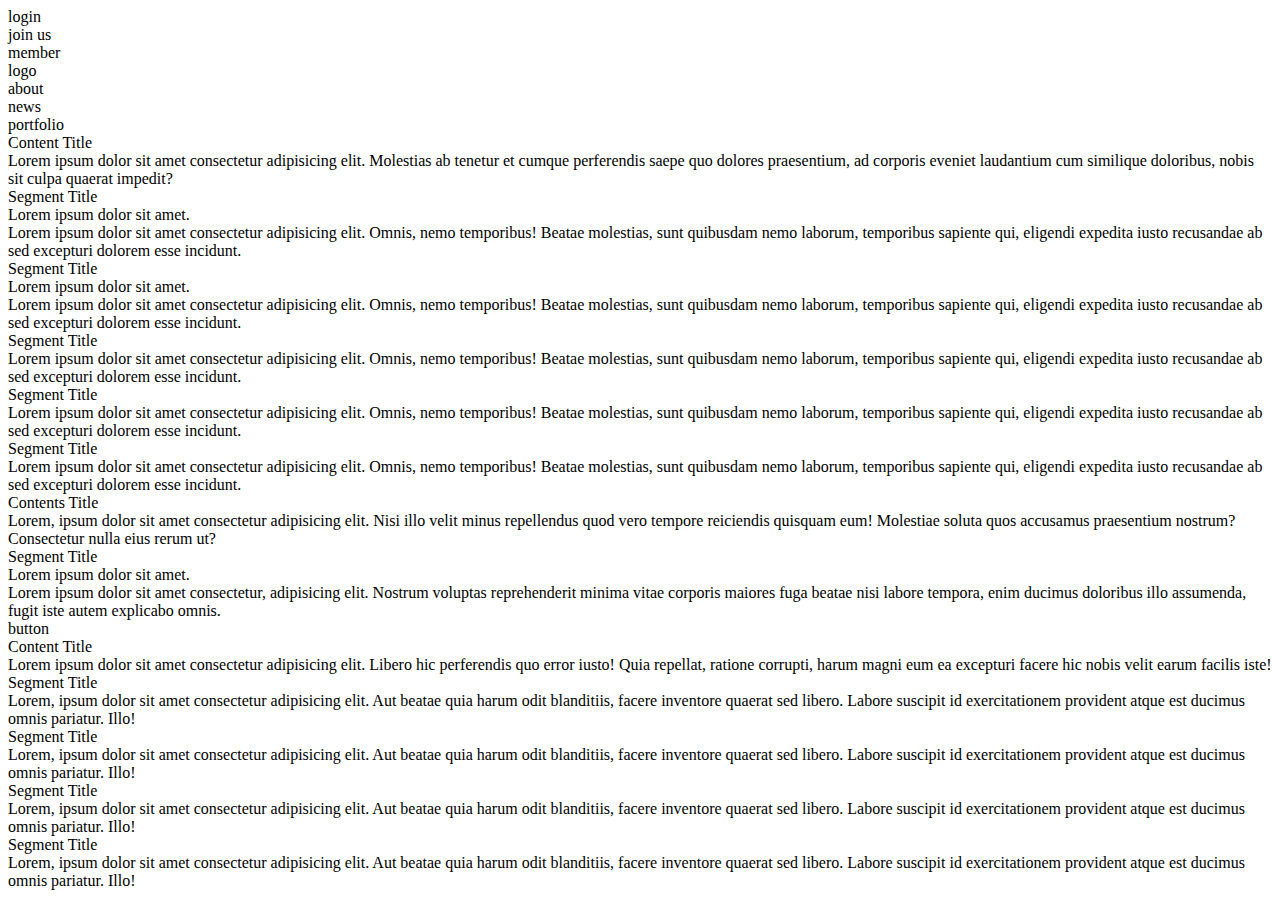
<file: day7_html.html>
<!DOCTYPE html>
<html lang="ko">
<head>
    <meta charset="UTF-8">
    <meta http-equiv="X-UA-Compatible" content="IE=edge">
    <meta name="viewport" content="width=device-width, initial-scale=1.0">
    <title>김아현</title>
</head>
<body>
    <!-- 메뉴탑 -->
    <div class="menuTop">
        <div class="logos">
            <i class="fab fa-html5"></i>
            <i class="fab fa-css3"></i>
        </div>
        <div class="nav">
            <div>login</div>
            <div>join us</div>
            <div>member</div>
        </div>
    </div>
    <!-- 헤더 -->
    <div class="header">
        <div class="logo">logo</div>
        <div class="nav">
            <div>about</div>
            <div>news</div>
            <div>portfolio</div>
            <i class="fas fa-bars"></i>
        </div>
    </div>
    <!-- 컨텐트1 -->
    <div class="content1">
        <div class="header">
            <div>Content Title</div>
            <div>Lorem ipsum dolor sit amet consectetur adipisicing elit. Molestias ab tenetur et cumque perferendis saepe quo dolores praesentium, ad corporis eveniet laudantium cum similique doloribus, nobis sit culpa quaerat impedit?</div>
        </div>
        <div class="section">
            <!-- 아티클탑 -->
            <div class="artTop">
                <!-- 아티클1 -->
                <div class="article">
                    <div class="image"></div>
                    <div class="texts">
                        <div>Segment Title</div>
                        <div>Lorem ipsum dolor sit amet.</div>
                        <div>Lorem ipsum dolor sit amet consectetur adipisicing elit. Omnis, nemo temporibus! Beatae molestias, sunt quibusdam nemo laborum, temporibus sapiente qui, eligendi expedita iusto recusandae ab sed excepturi dolorem esse incidunt.</div>
                        <div class="sns">
                            <i class="fas fa-thumbs-up"></i>
                            <i class="fas fa-share-alt"></i>
                        </div>
                    </div>
                </div>
                <!-- 아티클2 -->
                <div class="article">
                    <div class="image"></div>
                    <div class="texts">
                        <div>Segment Title</div>
                        <div>Lorem ipsum dolor sit amet.</div>
                        <div>Lorem ipsum dolor sit amet consectetur adipisicing elit. Omnis, nemo temporibus! Beatae molestias, sunt quibusdam nemo laborum, temporibus sapiente qui, eligendi expedita iusto recusandae ab sed excepturi dolorem esse incidunt.</div>
                        <div class="sns">
                            <i class="fas fa-thumbs-up"></i>
                            <i class="fas fa-share-alt"></i>
                        </div>
                    </div>
                </div>
            </div>
            <!-- 아티클바텀 -->
            <div class="artBtm">
                <!-- 아티클1 -->
                <div class="article">
                    <div class="image"></div>
                    <div class="texts">
                        <div>Segment Title</div>
                        <div>Lorem ipsum dolor sit amet consectetur adipisicing elit. Omnis, nemo temporibus! Beatae molestias, sunt quibusdam nemo laborum, temporibus sapiente qui, eligendi expedita iusto recusandae ab sed excepturi dolorem esse incidunt.</div>
                        <div class="sns">
                            <i class="fas fa-thumbs-up"></i>
                            <i class="fas fa-share-alt"></i>
                        </div>
                    </div>
                </div>
                <!-- 아티클2 -->
                <div class="article">
                    <div class="image"></div>
                    <div class="texts">
                        <div>Segment Title</div>
                        <div>Lorem ipsum dolor sit amet consectetur adipisicing elit. Omnis, nemo temporibus! Beatae molestias, sunt quibusdam nemo laborum, temporibus sapiente qui, eligendi expedita iusto recusandae ab sed excepturi dolorem esse incidunt.</div>
                        <div class="sns">
                            <i class="fas fa-thumbs-up"></i>
                            <i class="fas fa-share-alt"></i>
                        </div>
                    </div>
                </div>
                <!-- 아티클3 -->
                <div class="article">
                    <div class="image"></div>
                    <div class="texts">
                        <div>Segment Title</div>
                        <div>Lorem ipsum dolor sit amet consectetur adipisicing elit. Omnis, nemo temporibus! Beatae molestias, sunt quibusdam nemo laborum, temporibus sapiente qui, eligendi expedita iusto recusandae ab sed excepturi dolorem esse incidunt.</div>
                        <div class="sns">
                            <i class="fas fa-thumbs-up"></i>
                            <i class="fas fa-share-alt"></i>
                        </div>
                    </div>
                </div>      
            </div>
        </div>
    </div>
    <div class="content2">
        <div class="header">
            <div>Contents Title</div>
            <dic>Lorem, ipsum dolor sit amet consectetur adipisicing elit. Nisi illo velit minus repellendus quod vero tempore reiciendis quisquam eum! Molestiae soluta quos accusamus praesentium nostrum? Consectetur nulla eius rerum ut?</dic>
        </div>
        <div class="section">
            <div class="article">
              <div class="image"></div>
              <div class="text">
                  <div>Segment Title</div>
                 <div>Lorem ipsum dolor sit amet.</div>
                 <div>Lorem ipsum dolor sit amet consectetur, adipisicing elit. Nostrum voluptas reprehenderit minima vitae corporis maiores fuga beatae nisi labore tempora, enim ducimus doloribus illo assumenda, fugit iste autem explicabo omnis.</div>
                 <div class="button">button</div>  
              </div>
            </div>
            </div>
        </div>
    </div>
    <!-- 컨텐트3 -->
    <div class="content3">
        <div class="header">
            <div>Content Title</div>
            <div>Lorem ipsum dolor sit amet consectetur adipisicing elit. Libero hic perferendis quo error iusto! Quia repellat, ratione corrupti, harum magni eum ea excepturi facere hic nobis velit earum facilis iste!</div>
        </div>
        <div class="section">
            <!-- 아티클1 -->
            <div class="article">
                <div class="image"></div>
                <div class="texts">
                    <div>Segment Title</div>
                    <div>Lorem, ipsum dolor sit amet consectetur adipisicing elit. Aut beatae quia harum odit blanditiis, facere inventore quaerat sed libero. Labore suscipit id exercitationem provident atque est ducimus omnis pariatur. Illo!</div>
                </div>
            </div>
            <!-- 아티클2 -->
            <div class="article">
                <div class="image"></div>
                <div class="texts">
                    <div>Segment Title</div>
                    <div>Lorem, ipsum dolor sit amet consectetur adipisicing elit. Aut beatae quia harum odit blanditiis, facere inventore quaerat sed libero. Labore suscipit id exercitationem provident atque est ducimus omnis pariatur. Illo!</div>
                </div>
            </div>
            <!-- 아티클3 -->
            <div class="article">
                <div class="image"></div>
                <div class="texts">
                    <div>Segment Title</div>
                    <div>Lorem, ipsum dolor sit amet consectetur adipisicing elit. Aut beatae quia harum odit blanditiis, facere inventore quaerat sed libero. Labore suscipit id exercitationem provident atque est ducimus omnis pariatur. Illo!</div>
                </div>
            </div>
            <!-- 아티클4 -->
            <div class="article">
                <div class="image"></div>
                <div class="texts">
                    <div>Segment Title</div>
                    <div>Lorem, ipsum dolor sit amet consectetur adipisicing elit. Aut beatae quia harum odit blanditiis, facere inventore quaerat sed libero. Labore suscipit id exercitationem provident atque est ducimus omnis pariatur. Illo!</div>
                </div>
            </div>
        </div>
    </div>
    <div class="footer"></div>
</body>
</html>
</file>
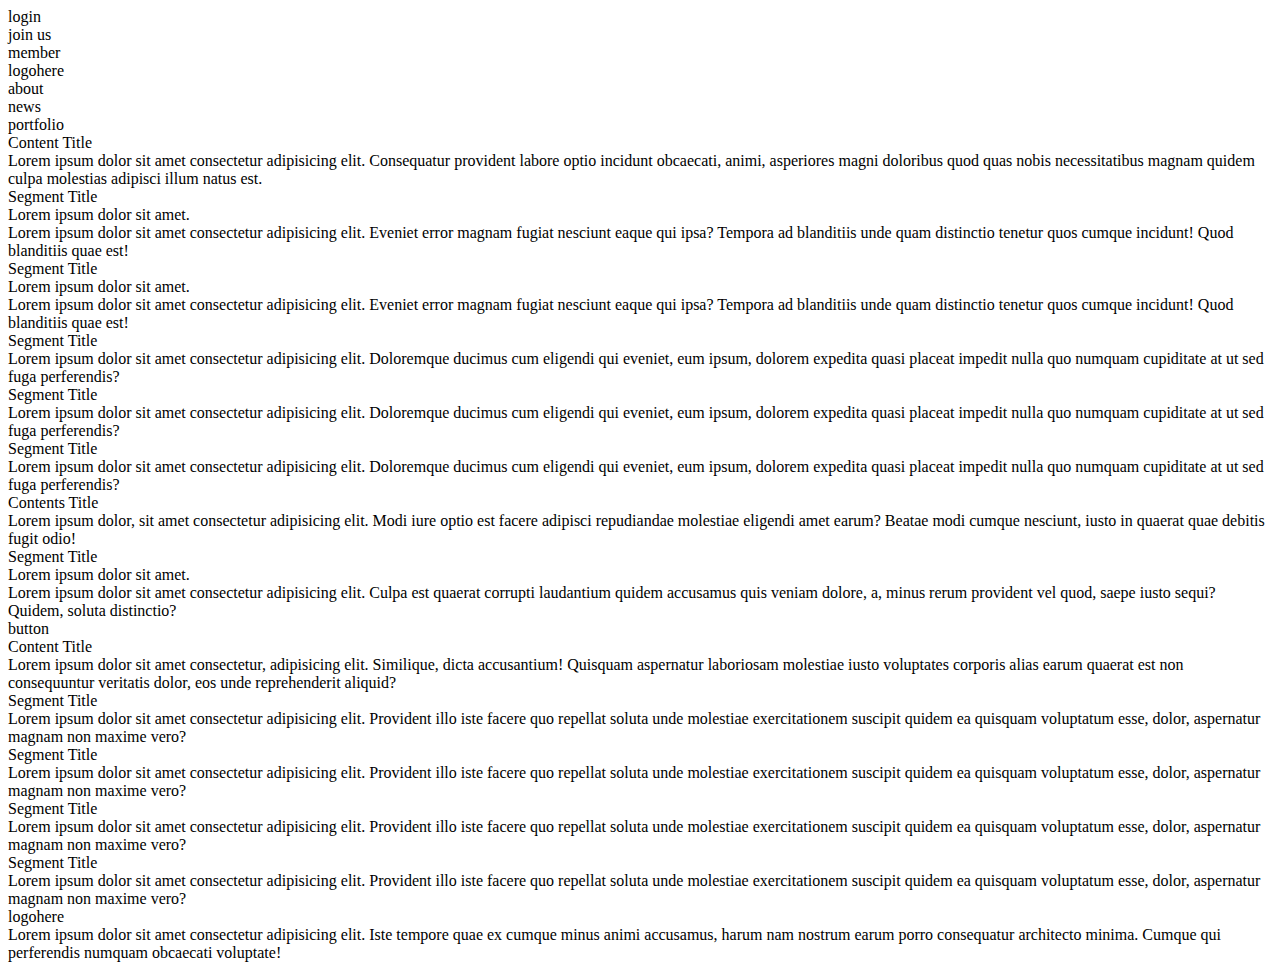
<file: day7_htmlexe01.html>
<!DOCTYPE html>
<html lang="ko">
<head>
    <meta charset="UTF-8">
    <meta http-equiv="X-UA-Compatible" content="IE=edge">
    <meta name="viewport" content="width=device-width, initial-scale=1.0">
    <title>그리드 연습</title>
</head>
<body>
    <div class="mtwrap">
        <div class="menutop">
            <div class="logos">
                <i class="fab fa-html5"></i>
                <i class="fab fa-css3"></i>
            </div>
            <div class="nav">
                <div>login</div>
                <div>join us</div>
                <div>member</div>
            </div>
        </div>
    </div>
    <div class="headerwrap">
        <div class="header">
            <div class="logo">logohere</div>
            <div class="nav">
                <div>about</div>
                <div>news</div>
                <div>portfolio</div>
                <i class="fas fa-bars"></i>
            </div>
        </div>
    </div>
    <!-- 컨텐트1 -->
    <div class="content1wrap">
        <div class="content1">
            <div class="hrd">
                <div>Content Title</div>
                <div>Lorem ipsum dolor sit amet consectetur adipisicing elit. Consequatur provident labore optio incidunt obcaecati, animi, asperiores magni doloribus quod quas nobis necessitatibus magnam quidem culpa molestias adipisci illum natus est.</div>
            </div>
            <div class="section">
                <div class="articletop">
                    <!-- 아티클1 -->
                        <div class="article">
                            <div class="image"></div>
                            <div class="texts">
                                <div>Segment Title</div>
                                <div>Lorem ipsum dolor sit amet.</div>
                                <div>Lorem ipsum dolor sit amet consectetur adipisicing elit. Eveniet error magnam fugiat nesciunt eaque qui ipsa? Tempora ad blanditiis unde quam distinctio tenetur quos cumque incidunt! Quod blanditiis quae est!</div>
                                <div class="sns">
                                     <i class="fas fa-thumbs-up"></i>
                                     <i class="fas fa-share-alt"></i>
                                </div>
                            </div>
                        </div>
                        <!-- 아티클2 -->
                        <div class="article">
                            <div class="image"></div>
                            <div class="texts">
                                <div>Segment Title</div>
                                <div>Lorem ipsum dolor sit amet.</div>
                                <div>Lorem ipsum dolor sit amet consectetur adipisicing elit. Eveniet error magnam fugiat nesciunt eaque qui ipsa? Tempora ad blanditiis unde quam distinctio tenetur quos cumque incidunt! Quod blanditiis quae est!</div>
                                <div class="sns">
                                     <i class="fas fa-thumbs-up"></i>
                                     <i class="fas fa-share-alt"></i>
                                </div>
                            </div>
                        </div>
                </div>
                <div class="artbtm">
                    <!-- 아티클3 -->
                    <div class="article">
                       <div class="image"></div>
                       <div class="texts">
                           <div>Segment Title</div>
                           <div>Lorem ipsum dolor sit amet consectetur adipisicing elit. Doloremque ducimus cum eligendi qui eveniet, eum ipsum, dolorem expedita quasi placeat impedit nulla quo numquam cupiditate at ut sed fuga perferendis?</div>
                           <div class="sns">
                                <i class="fas fa-thumbs-up"></i>
                                <i class="fas fa-share-alt"></i>
                           </div>
                       </div> 
                    </div>
                    <!-- 아티클4 -->
                    <div class="article">
                        <div class="image"></div>
                        <div class="texts">
                            <div>Segment Title</div>
                            <div>Lorem ipsum dolor sit amet consectetur adipisicing elit. Doloremque ducimus cum eligendi qui eveniet, eum ipsum, dolorem expedita quasi placeat impedit nulla quo numquam cupiditate at ut sed fuga perferendis?</div>
                            <div class="sns">
                                 <i class="fas fa-thumbs-up"></i>
                                 <i class="fas fa-share-alt"></i>
                            </div>
                        </div> 
                     </div>
                     <!-- 아티클5 -->
                     <div class="article">
                        <div class="image"></div>
                        <div class="texts">
                            <div>Segment Title</div>
                            <div>Lorem ipsum dolor sit amet consectetur adipisicing elit. Doloremque ducimus cum eligendi qui eveniet, eum ipsum, dolorem expedita quasi placeat impedit nulla quo numquam cupiditate at ut sed fuga perferendis?</div>
                            <div class="sns">
                                 <i class="fas fa-thumbs-up"></i>
                                 <i class="fas fa-share-alt"></i>
                            </div>
                        </div> 
                     </div>
                </div>
            </div>
        </div>
    </div>
    <!-- 컨텐트2 -->
    <div class="content2wrap">
        <div class="content2">
            <div class="hdr">
                <div>Contents Title</div>
                <div>Lorem ipsum dolor, sit amet consectetur adipisicing elit. Modi iure optio est facere adipisci repudiandae molestiae eligendi amet earum? Beatae modi cumque nesciunt, iusto in quaerat quae debitis fugit odio!</div>
            </div>
            <div class="section">
                <div class="article">
                    <div class="image"></div>
                    <div class="texts">
                        <div>Segment Title</div>
                        <div>Lorem ipsum dolor sit amet.</div>
                        <div>Lorem ipsum dolor sit amet consectetur adipisicing elit. Culpa est quaerat corrupti laudantium quidem accusamus quis veniam dolore, a, minus rerum provident vel quod, saepe iusto sequi? Quidem, soluta distinctio?</div>
                        <div class="button">button</div>
                    </div>
                </div>
            </div>
        </div>
    </div>
    <!-- 컨텐트3 -->
    <div class="content3wrap">
        <div class="content3">
            <div class="hdr">
                <div>Content Title</div>
                <div>Lorem ipsum dolor sit amet consectetur, adipisicing elit. Similique, dicta accusantium! Quisquam aspernatur laboriosam molestiae iusto voluptates corporis alias earum quaerat est non consequuntur veritatis dolor, eos unde reprehenderit aliquid?</div>
            </div>
            <div class="section">
                <!-- 아티클1 -->
                <div class="article">
                    <div class="image"></div>
                    <div class="texts">
                        <div>Segment Title</div>
                        <div>Lorem ipsum dolor sit amet consectetur adipisicing elit. Provident illo iste facere quo repellat soluta unde molestiae exercitationem suscipit quidem ea quisquam voluptatum esse, dolor, aspernatur magnam non maxime vero?</div>
                    </div>
                </div>
                <!-- 아티클2 -->
                <div class="article">
                    <div class="image"></div>
                    <div class="texts">
                        <div>Segment Title</div>
                        <div>Lorem ipsum dolor sit amet consectetur adipisicing elit. Provident illo iste facere quo repellat soluta unde molestiae exercitationem suscipit quidem ea quisquam voluptatum esse, dolor, aspernatur magnam non maxime vero?</div>
                    </div>
                </div>
                <!-- 아티클3 -->
                <div class="article">
                    <div class="image"></div>
                    <div class="texts">
                        <div>Segment Title</div>
                        <div>Lorem ipsum dolor sit amet consectetur adipisicing elit. Provident illo iste facere quo repellat soluta unde molestiae exercitationem suscipit quidem ea quisquam voluptatum esse, dolor, aspernatur magnam non maxime vero?</div>
                    </div>
                </div>
                <!-- 아티클4 -->
                <div class="article">
                    <div class="image"></div>
                    <div class="texts">
                        <div>Segment Title</div>
                        <div>Lorem ipsum dolor sit amet consectetur adipisicing elit. Provident illo iste facere quo repellat soluta unde molestiae exercitationem suscipit quidem ea quisquam voluptatum esse, dolor, aspernatur magnam non maxime vero?</div>
                    </div>
                </div>
            </div>
        </div>
    </div>
    <div class="footerwrap">
        <div class="footer">
             <div class="logo">logohere</div>
             <div>Lorem ipsum dolor sit amet consectetur adipisicing elit. Iste tempore quae ex cumque minus animi accusamus, harum nam nostrum earum porro consequatur architecto minima. Cumque qui perferendis numquam obcaecati voluptate!</div>
             <div class="sns">
                 <i class="fab fa-facebook-square"></i>
                 <i class="fab fa-instagram"></i>
                 <i class="fab fa-twitter"></i>
             </div>
        </div>
    </div>
</body>
</html>
</file>
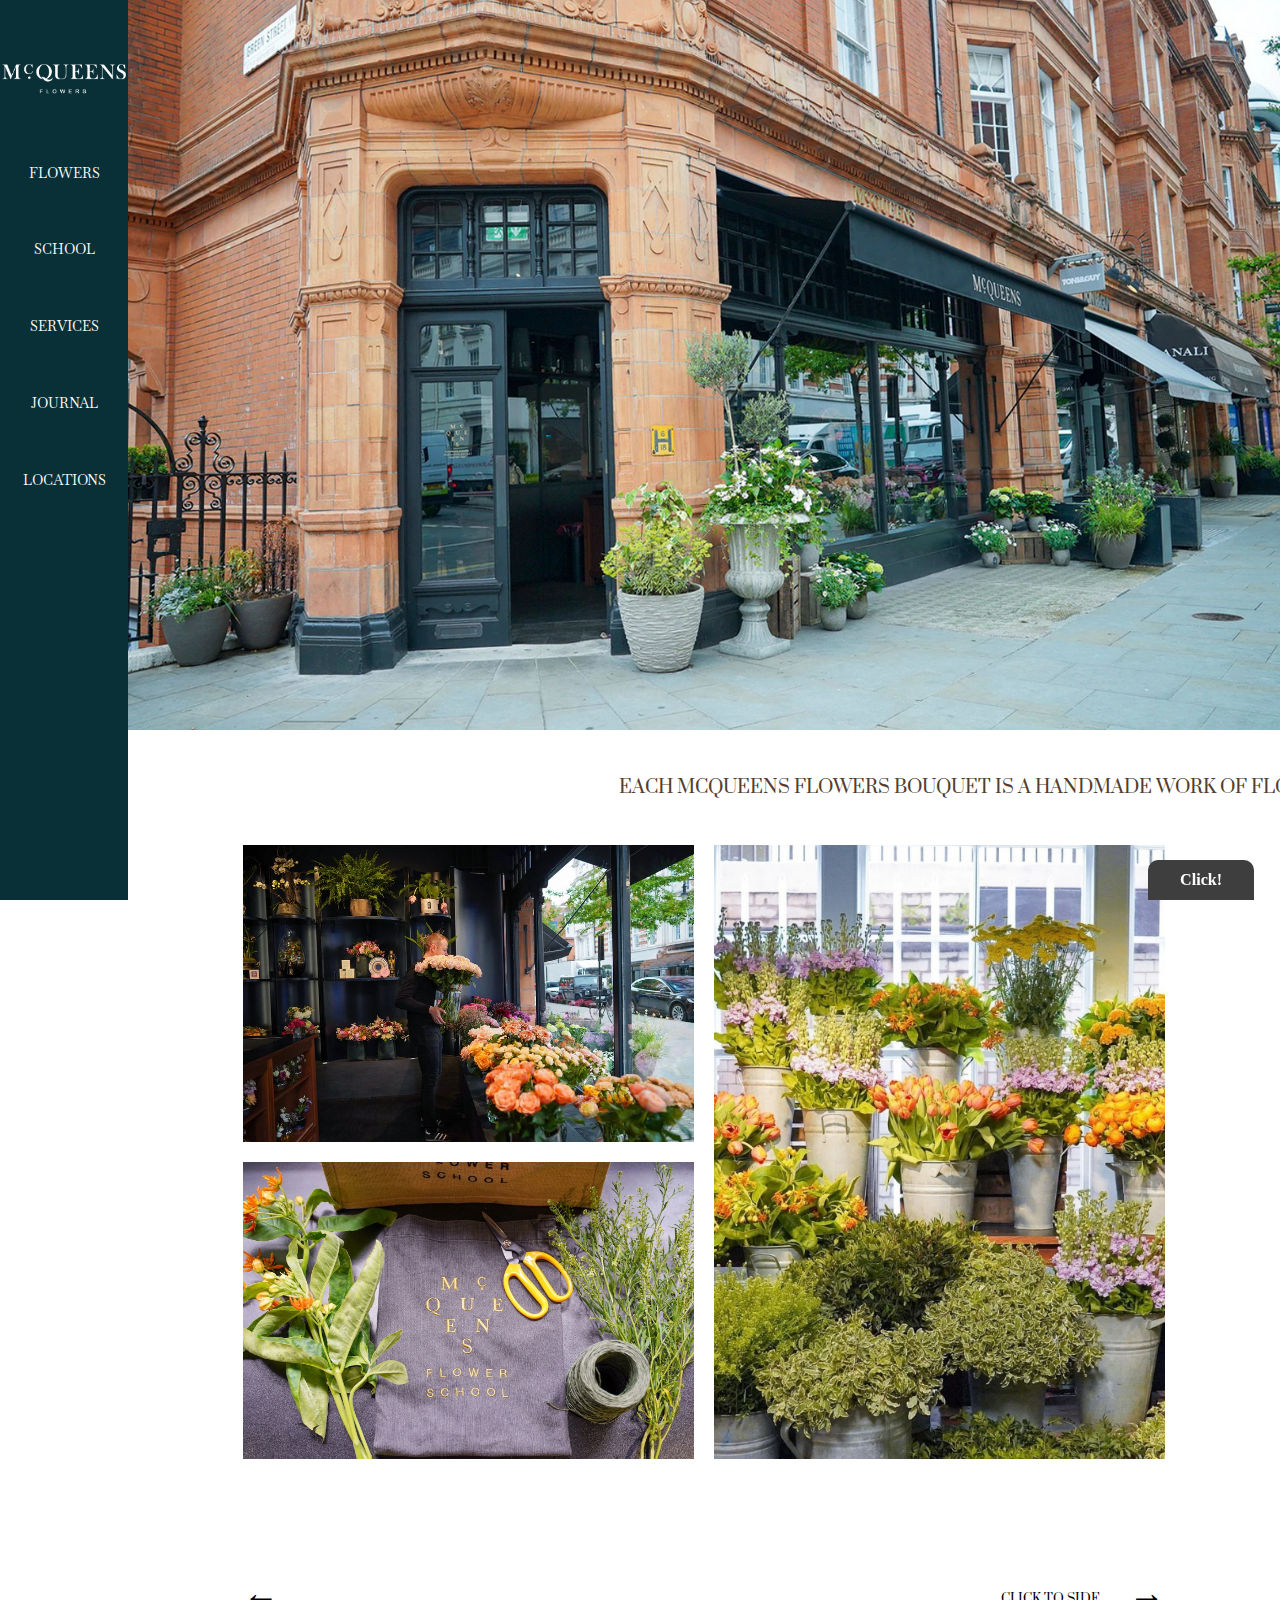
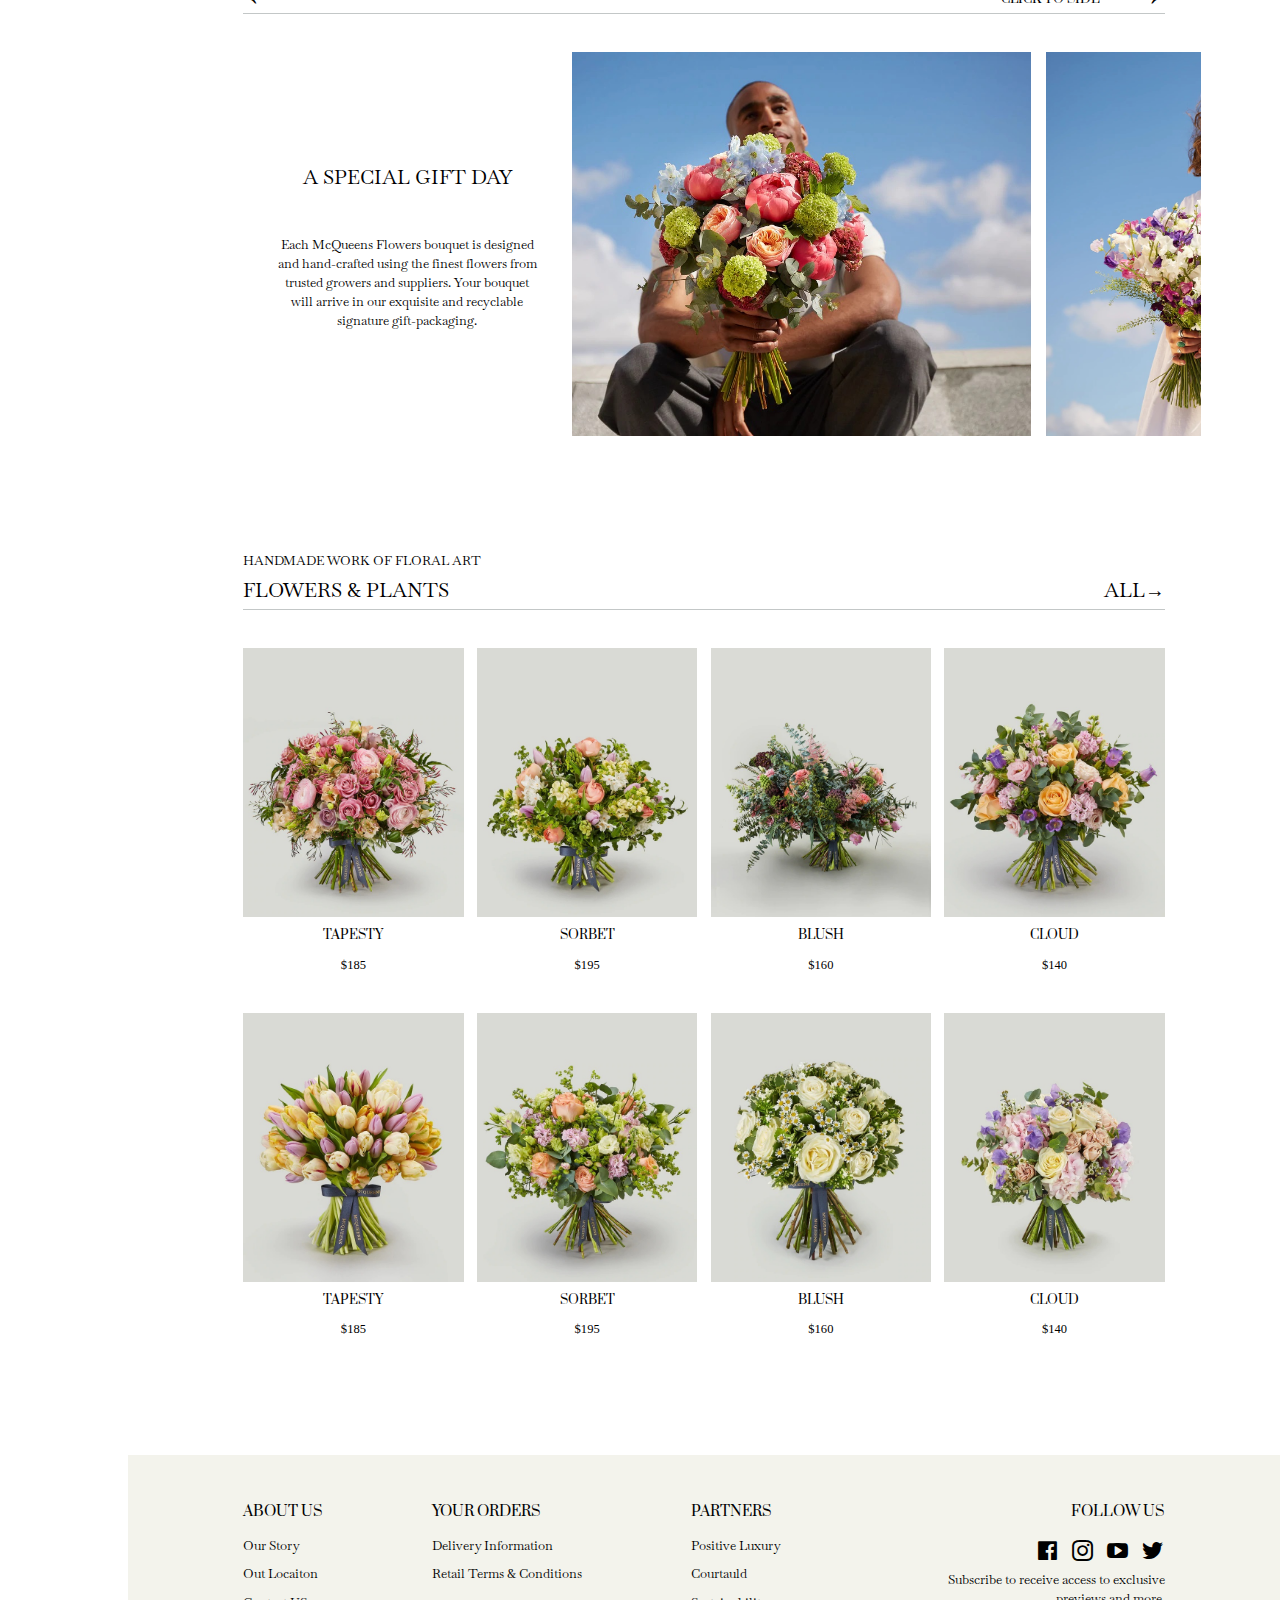
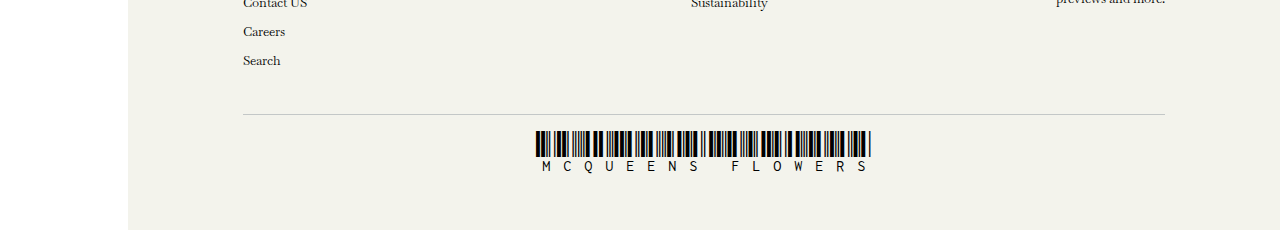
<file: McQueensFlowers_sub01.html>
<!DOCTYPE html>
<html lang="en">
<head>
    <meta charset="UTF-8">
    <meta http-equiv="X-UA-Compatible" content="IE=edge">
    <meta name="viewport" content="width=device-width, initial-scale=1.0">
    <title>McQueensFlowers_sub01</title>
    <link rel="stylesheet" href="./css/reset.css">
    <link rel="stylesheet" href="./css/xeicon.min.css">
    <link rel="stylesheet" href="./css/macqueensflowers_sub01.min.css">
    <script src="./js/jquery-1.11.1.min.js"></script>
    <script src="./js/jquery.mobile.custom.min.js"></script>
    <script src="./js/common.js"></script>
    <script src="./js/McQueensFlowers_sub01.js"></script>
</head>
<body>

    <!-- 헤더 영역 -->
    <div class="hdrArea">
        <!-- pc 헤더 -->
        <div class="hdrPc"></div>
    </div>

    <!-- 컨텐츠 영역 -->
    <div class="cntArea">
        
        <!-- tab 헤더 -->
        <div class="hdrTab"></div>
        <!-- 네브박스 -->
        <div class="navBoxWrap">
            <div class="navBox">
                <a href="./index.html"><div class="logo"></div></a>
                <nav>
                    <h4><a href="./McQueensFlowers_sub01.html">FLOWERS</a></h4>
                    <h4><a href="./McQueensFlowers_sub02.html">SCHOOL</a></h4>
                    <h4>>SERVICES</h4>
                    <h4>JOURNAL</h4>
                    <h4>LOCATIONS</h4>
                </nav>
                <div class="sns">
                    <i class="xi-facebook-official"></i>
                    <i class="xi-instagram"></i>
                    <i class="xi-twitter"></i>
                    <i class="xi-youtube-play"></i>
                </div>
                <p>Subscribe to receive access to exclusive previews and more.</p>
            </div>
            <div class="close">
                <div class="btn">X</div>
            </div>
        </div>

        <!-- 메인 -->
        <div class="mainWrap">
            <main></main>
        </div>

        <!-- 배너 01 -->
        <div class="bnrWrap">
            <div class="banner bnr01">
                <div class="bnrTop">
                    <h3>Each McQueens Flowers bouquet is a handmade work of floral art. Enjoy same-day delivery for orders placed by 10am.</h3>
                </div>
                <div class="bnrBtm">
                    <div class="bnrLeft">
                        <div class="bnrGr">
                            <div class="image i1">맥퀸플로워 플라워숍 내부의 화분이 가득한 사진</div>
                            <div class="texts">
                                <h2>SPRING<br>FLOWERS</h2>
                            </div>
                        </div>
                        <div class="bnrGr">
                            <div class="image i2">꽃다발과 가위, 앞치마, 끈이 준비되어 있는 책상</div>
                            <div class="texts">
                                <h2>ARRIVAL<br>OF SPRING</h2>
                            </div>
                        </div>
                    </div>
                    <div class="bnrRight">
                        <div class="image i3">노란색, 초록색, 보라색 화분이 가득한 화단</div>
                        <div class="texts">
                            <p>We adore each season for the breadth of floral beauty it brings, but there's something particularly joyous about the arrival of spring, and its bounty of daffodils, tulips, and blossom boughs to name but a few.</p>
                        </div>
                    </div>
                </div>
            </div>
        </div>

        <!-- 배너 02 -->
        <div class="bnrWrap">
            <div class="banner bnr02">
                <div class="bnrTop">
                    <h4>CLICK TO SIDE</h4>
                    <div class="btns">
                        <div class="left">←</div>
                        <div class="right">→</div>
                    </div>
                </div>
                <div class="bnrBtm">
                    <div class="bnrView">
                        <div class="bnrGroup">
                            <div class="bnrGr">
                                <div class="texts">
                                    <h2>A SPECIAL GIFT DAY</h2>
                                    <p>Each McQueens Flowers bouquet is designed and hand-crafted using the finest flowers from trusted growers and suppliers. Your bouquet will arrive in our exquisite and recyclable signature gift-packaging.</p>
                                </div>
                                <div class="image i1">하늘을 배경으로 흑인 남성이 꽃다발을 들고있는 사진</div>
                            </div>
                            <div class="bnrGr">
                                <div class="texts">
                                    <h2>A HAPPY PRESENT</h2>
                                    <p>The McQueens Flower Wedding Team prepares your own more special moments. The McQueens Dream Team will customize the materials, colors, and concepts you want for your wedding bouquet</p>
                                </div>
                                <div class="image i2">하늘을 배경으로 흑인 여성이 꽃다발을 들고있는 사진</div>
                            </div>
                            <div class="bnrGr">
                                <div class="texts">
                                    <h2>A SPECIAL GIFT DAY</h2>
                                    <p>Each McQueens Flowers bouquet is designed and hand-crafted using the finest flowers from trusted growers and suppliers. Your bouquet will arrive in our exquisite and recyclable signature gift-packaging.</p>
                                </div>
                                <div class="image i3">파란 배경에 분홍 장미꽃 화분</div>
                            </div>
                        </div>
                    </div>
                </div>
            </div>
        </div>

        <!-- 컨텐츠 01 -->
        <div class="cntWrap">
            <div class="content cnt01">
                <header>
                    <h5>HANDMADE WORK OF FLORAL ART</h5>
                    <h2>FLOWERS & PLANTS</h2>
                    <div class="btn">ALL→</div>
                </header>
                <section>
                    <article>
                        <div class="image i1">분홍색 장미 꽃다발</div>
                        <div class="texts">
                            <h3>TAPESTY</h3>
                            <h5>$185</h5>
                        </div>
                    </article>
                    <article>
                        <div class="image i2">하얀색, 분홍색, 보라색이 섞여있는 장미 꽃다발</div>
                        <div class="texts">
                            <h3>SORBET</h3>
                            <h5>$195</h5>
                        </div>
                    </article>
                    <article>
                        <div class="image i3">보라색, 분홍색, 녹색이 섞여있는 장미 꽃다발</div>
                        <div class="texts">
                            <h3>BLUSH</h3>
                            <h5>$160</h5>
                        </div>
                    </article>
                    <article>
                        <div class="image i4">노란색, 분홍색, 보라색이 섞여있는 장미 꽃다발</div>
                        <div class="texts">
                            <h3>CLOUD</h3>
                            <h5>$140</h5>
                        </div>
                    </article>
                    <article>
                        <div class="image i5">노란색, 분홍색이 섞여있는 튤립 꽃다발</div>
                        <div class="texts">
                            <h3>TAPESTY</h3>
                            <h5>$185</h5>
                        </div>
                    </article>
                    <article>
                        <div class="image i6">분홍색, 보라색, 하얀색이 섞여있는 장미 꽃다발</div>
                        <div class="texts">
                            <h3>SORBET</h3>
                            <h5>$195</h5>
                        </div>
                    </article>
                    <article>
                        <div class="image i7">하얀색 장미 꽃다발</div>
                        <div class="texts">
                            <h3>BLUSH</h3>
                            <h5>$160</h5>
                        </div>
                    </article>
                    <article>
                        <div class="image i8">분홍색, 보라색, 하얀색이 섞여있는 장미 꽃다발</div>
                        <div class="texts">
                            <h3>CLOUD</h3>
                            <h5>$140</h5>
                        </div>
                    </article>
                </section>
            </div>
        </div>

        <!-- 푸터 -->
        <div class="ftr"></div>

        <!-- 스크롤 버튼 -->
        <div class="scrBtn"><span>Click!</span>
            <div class="top">to Top</div>
            <div class="btm">to Bottom</div>
        </div>


    </div>
</body>
</html>
</file>
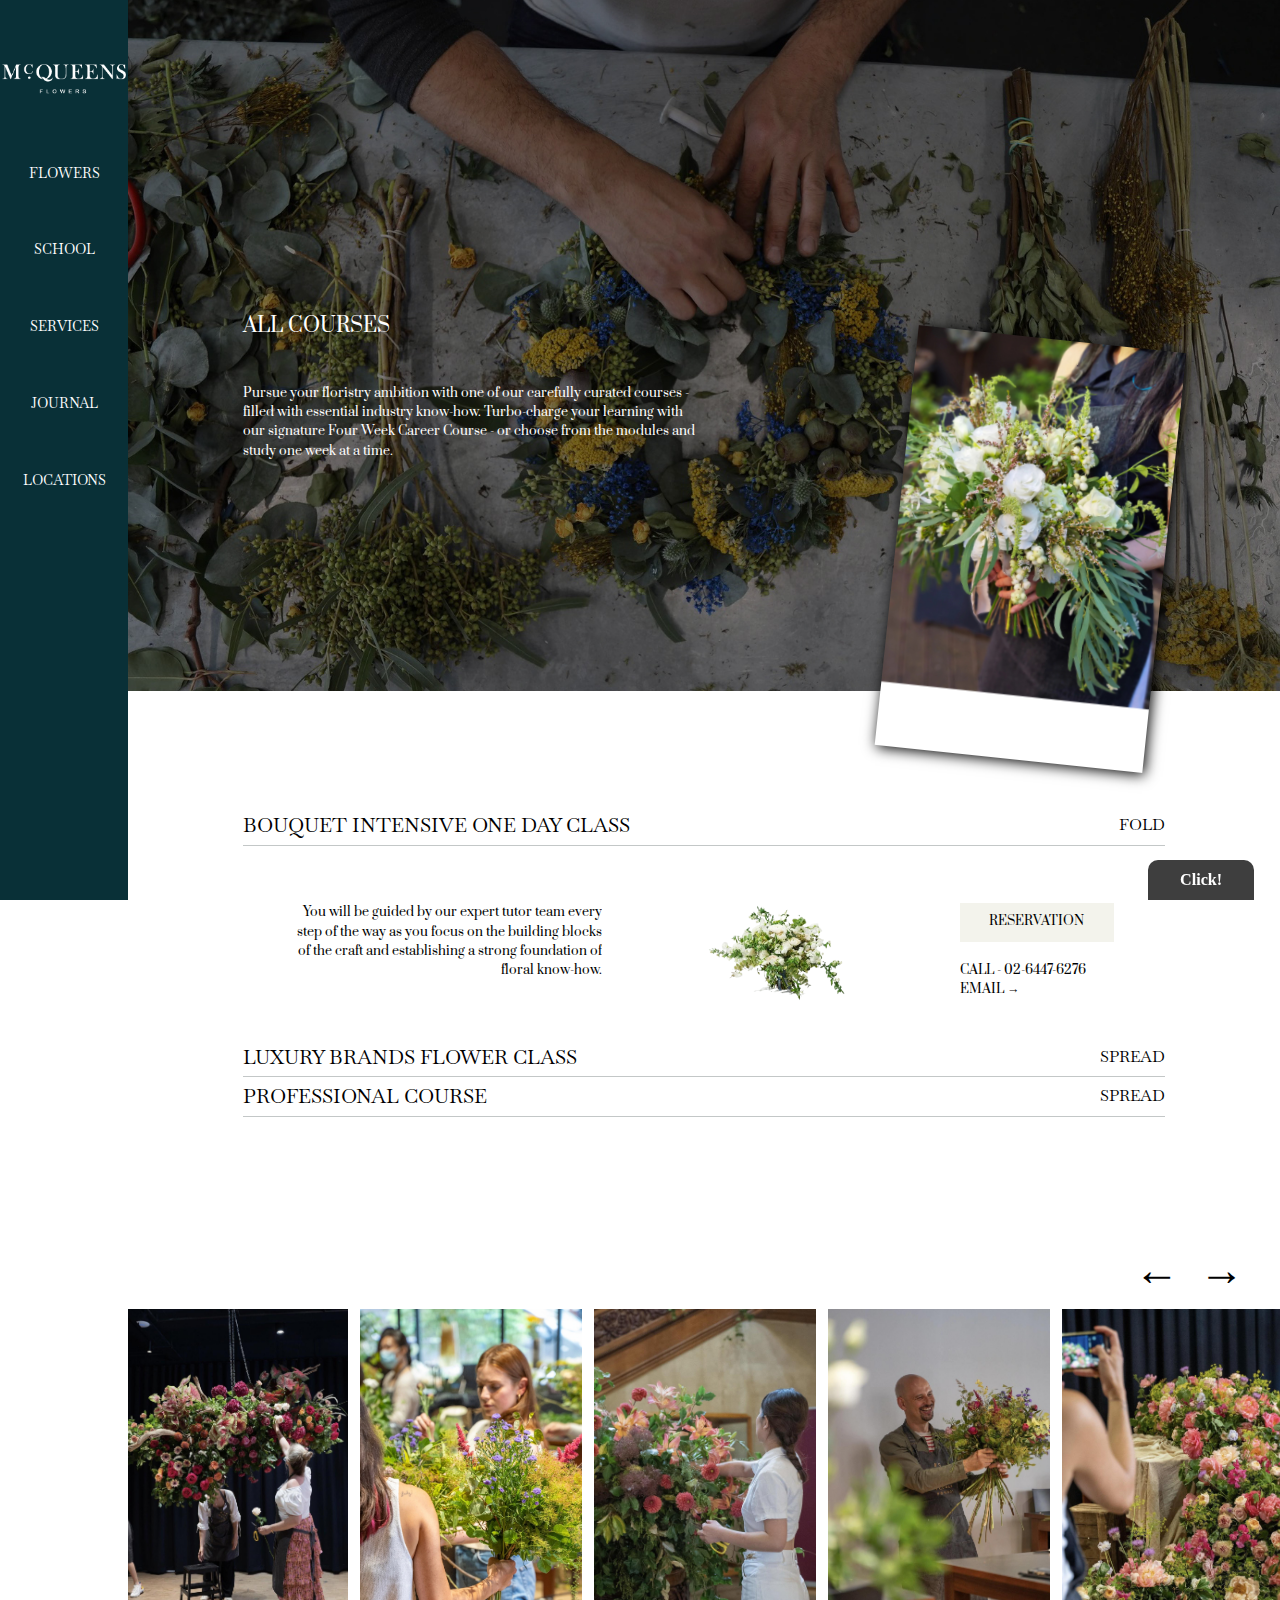
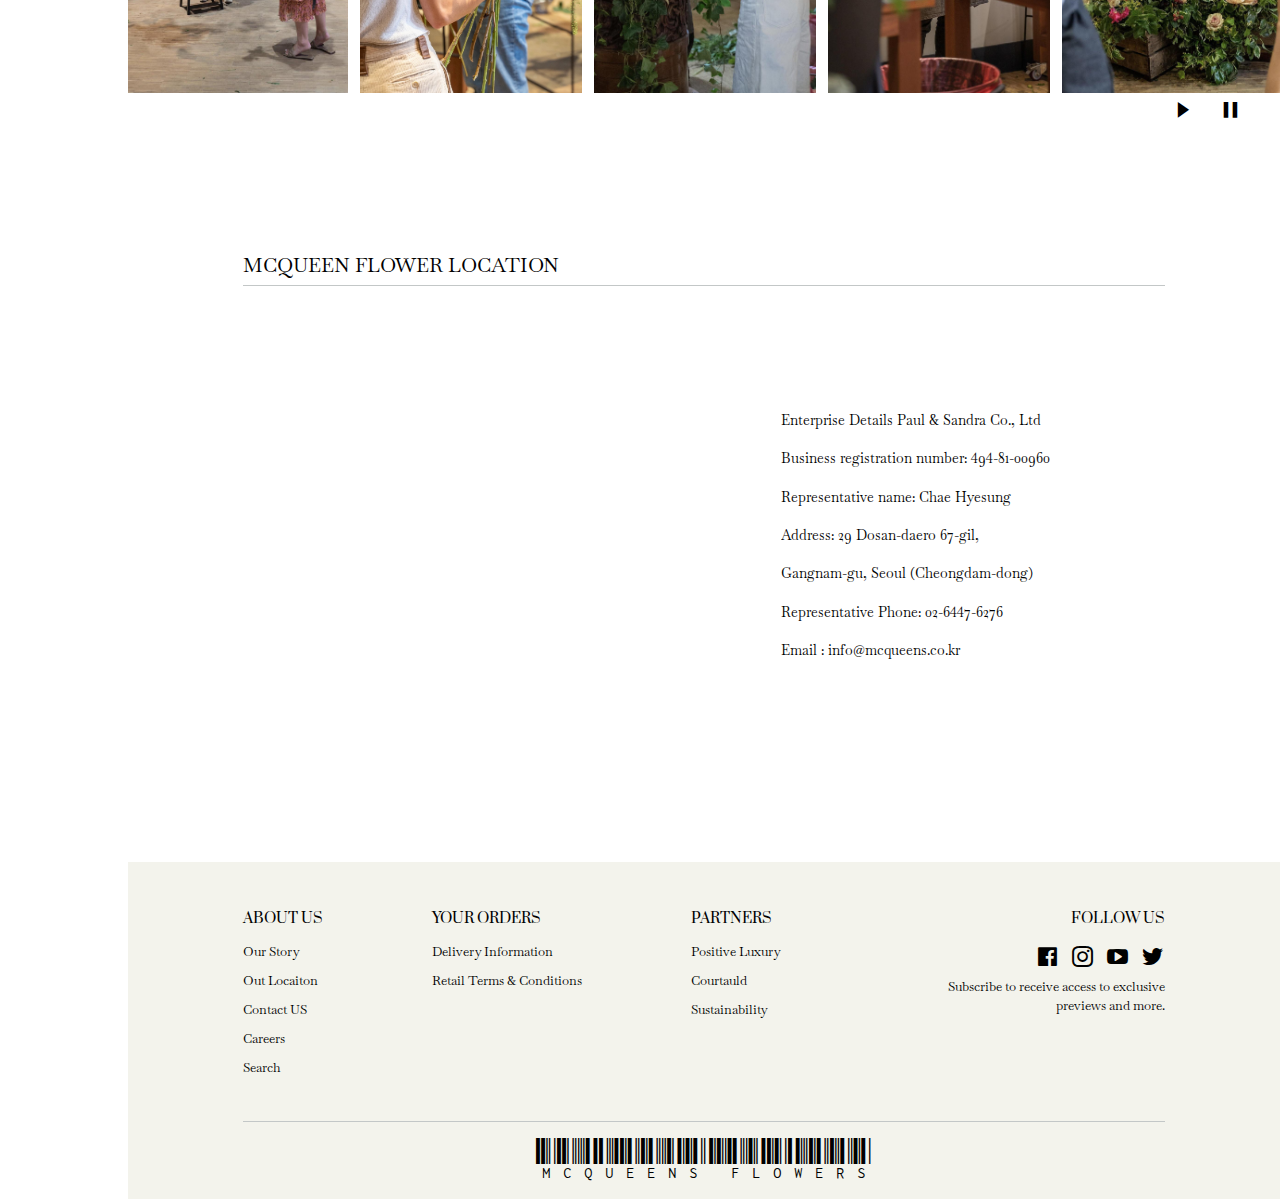
<file: McQueensFlowers_sub02.html>
<!DOCTYPE html>
<html lang="en">
<head>
    <meta charset="UTF-8">
    <meta http-equiv="X-UA-Compatible" content="IE=edge">
    <meta name="viewport" content="width=device-width, initial-scale=1.0">
    <title>McQueensFlowers_sub02</title>
    <link rel="stylesheet" href="./css/reset.css">
    <link rel="stylesheet" href="./css/xeicon.min.css">
    <link rel="stylesheet" href="./css/macqueensflowers_sub02.min.css">
    <script src="./js/jquery-1.11.1.min.js"></script>
    <script src="./js/jquery.mobile.custom.min.js"></script>
    <script src="./js/common.js"></script>
    <script src="./js/McQueensFlowers_sub02.js"></script>
</head>
<body>

    <!-- 헤더 영역 -->
    <div class="hdrArea">
        <!-- pc 헤더 -->
        <div class="hdrPc"></div>
    </div>

    <!-- 컨텐츠 영역 -->
    <div class="cntArea">
        
        <!-- tab 헤더 -->
        <div class="hdrTab"></div>
        <!-- 네브박스 -->
        <div class="navBoxWrap">
            <div class="navBox">
                <a href="./index.html"><div class="logo"></div></a>
                <nav>
                    <h4><a href="./McQueensFlowers_sub01.html">FLOWERS</a></h4>
                    <h4><a href="./McQueensFlowers_sub02.html">SCHOOL</a></h4>
                    <h4>>SERVICES</h4>
                    <h4>JOURNAL</h4>
                    <h4>LOCATIONS</h4>
                </nav>
                <div class="sns">
                    <i class="xi-facebook-official"></i>
                    <i class="xi-instagram"></i>
                    <i class="xi-twitter"></i>
                    <i class="xi-youtube-play"></i>
                </div>
                <p>Subscribe to receive access to exclusive previews and more.</p>
            </div>
            <div class="close">
                <div class="btn">X</div>
            </div>
        </div>

        <!-- 메인 -->
        <div class="mainWrap">
            <main>
                <div class="texts">
                    <h2>ALL COURSES</h2>
                    <p>Pursue your floristry ambition with one of our carefully curated courses - filled with essential industry know-how. Turbo-charge your learning with our signature Four Week Career Course - or choose from the modules and study one week at a time.</p>
                </div>
                <div class="image">하얀색 풍성한 부캐를 들고 있는 여성의 상체</div>
            </main>
        </div>

        <!-- 배너 01 -->
        <div class="bnrWrap">
            <div class="banner bnr01">
                <ul class="accordion">
                    <li class="show">
                        <h2>BOUQUET INTENSIVE ONE DAY CLASS</h2>
                        <span>FOLD</span>
                    </li>
                    <li>
                        <p>You will be guided by our expert tutor team every step of the way as you focus on the building blocks of the craft and establishing a strong foundation of floral know-how.</p>
                        <div class="image i1">하얀색 장미 꽃다발</div>
                        <div class="info">
                            <div class="btn">RESERVATION</div>
                            <h4>CALL - 02-6447-6276</h4>
                            <h4>EMAIL →</h4>
                        </div>
                    </li>
                    <li>
                        <h2>LUXURY BRANDS FLOWER CLASS</h2>
                        <span>SPREAD</span>
                    </li>
                    <li>
                        <p>McQueens Flower is doing flower decoration for various luxury brands Let's make a flower inspired by the luxury brand we love</p>
                        <div class="image i2">분홍색 장미 꽃다발과 와인</div>
                        <div class="info">
                            <div class="btn">RESERVATION</div>
                            <h4>CALL - 02-6447-6276</h4>
                            <h4>EMAIL →</h4>
                        </div>
                    </li>
                    <li>
                        <h2>PROFESSIONAL COURSE</h2>
                        <span>SPREAD</span>
                    </li>
                    <li>
                        <p>You will be guided by our expert tutor team every step of the way as you focus on the building blocks of the craft and establishing a strong foundation of floral know-how.</p>
                        <div class="image i3">분홍색, 보라색, 하얀색 장미꽃이 풍성하게 있는 화분 다섯개</div>
                        <div class="info">
                            <div class="btn">RESERVATION</div>
                            <h4>CALL - 02-6447-6276</h4>
                            <h4>EMAIL →</h4>
                        </div>
                    </li>
                </ul>
            </div>
        </div>

        <!-- 배너 02 -->
        <div class="bnrWrap">
            <div class="banner bnr02">
                <div class="btns">
                    <div class="left">←</div>
                    <div class="right">→</div>
                </div>
                <div class="imgView">
                    <div class="imgGroup">
                        <div class="image i1">장미꽃 장식을 만들고 있는 여성</div>
                        <div class="image i2">초록 꽃다발을 들고 있는 여성의 뒷모습</div>
                        <div class="image i3">장미 꽃 화단을 장식하는 여성의 뒷모습</div>
                        <div class="image i4">책상에서 부캐 만들기 수업을 진행하는 남성</div>
                        <div class="image i5">장미꽃 장식을 촬영하는 여성의 뒷모습</div>
                        <div class="image i6">숲을 장식하는 두 여성</div>
                        <div class="image i7">노란색 큰 화분을 장식하는 남성</div>
                        <div class="image i8">분홍색 큰 장미 꽃다발을 들고 있는 여성의 옆모습</div>
                    </div>
                </div>
                <div class="control">
                    <div class="play"><i class="xi-play"></i></div>
                    <div class="pause"><i class="xi-pause"></i></div>
                </div>
            </div>
        </div>

        <!-- 컨텐츠 01 -->
        <div class="cntWrap">
            <div class="content cnt01">
                <header>
                    <h2>MCQUEEN FLOWER LOCATION</h2>
                </header>
                <section>
                    <article>
                        <div class="image">
                            <iframe src="https://www.google.com/maps/embed?pb=!1m18!1m12!1m3!1d1283.2233530834872!2d127.04342735554397!3d37.52601746494148!2m3!1f0!2f0!3f0!3m2!1i1024!2i768!4f13.1!3m3!1m2!1s0x357ca5a3daa76eb7%3A0x40d124e38c19d525!2z66el7YC47KaIIO2UjOudvOybjCDsiqTsv6g!5e0!3m2!1sko!2skr!4v1653842322326!5m2!1sko!2skr" width="100%" height="440" style="border:0;" allowfullscreen="" loading="lazy" referrerpolicy="no-referrer-when-downgrade" title="맥퀸플라워 청담점 위치"></iframe>
                        </div>
                        <div class="texts">
                            <p>Enterprise Details Paul & Sandra Co., Ltd
                                <br>
                                Business registration number: 494-81-00960
                                <br>
                                Representative name: Chae Hyesung
                                <br>
                                Address: 29 Dosan-daero 67-gil,
                                <br>
                                Gangnam-gu, Seoul (Cheongdam-dong)
                                <br>
                                Representative Phone: 02-6447-6276
                                <br>
                                Email : info@mcqueens.co.kr</p>
                        </div>
                    </article>
                </section>
            </div>
        </div>

        <!-- 푸터 -->
        <div class="ftr"></div>

        <!-- 스크롤 버튼 -->
        <div class="scrBtn"><span>Click!</span>
            <div class="top">to Top</div>
            <div class="btm">to Bottom</div>
        </div>


    </div>
</body>
</html>
</file>
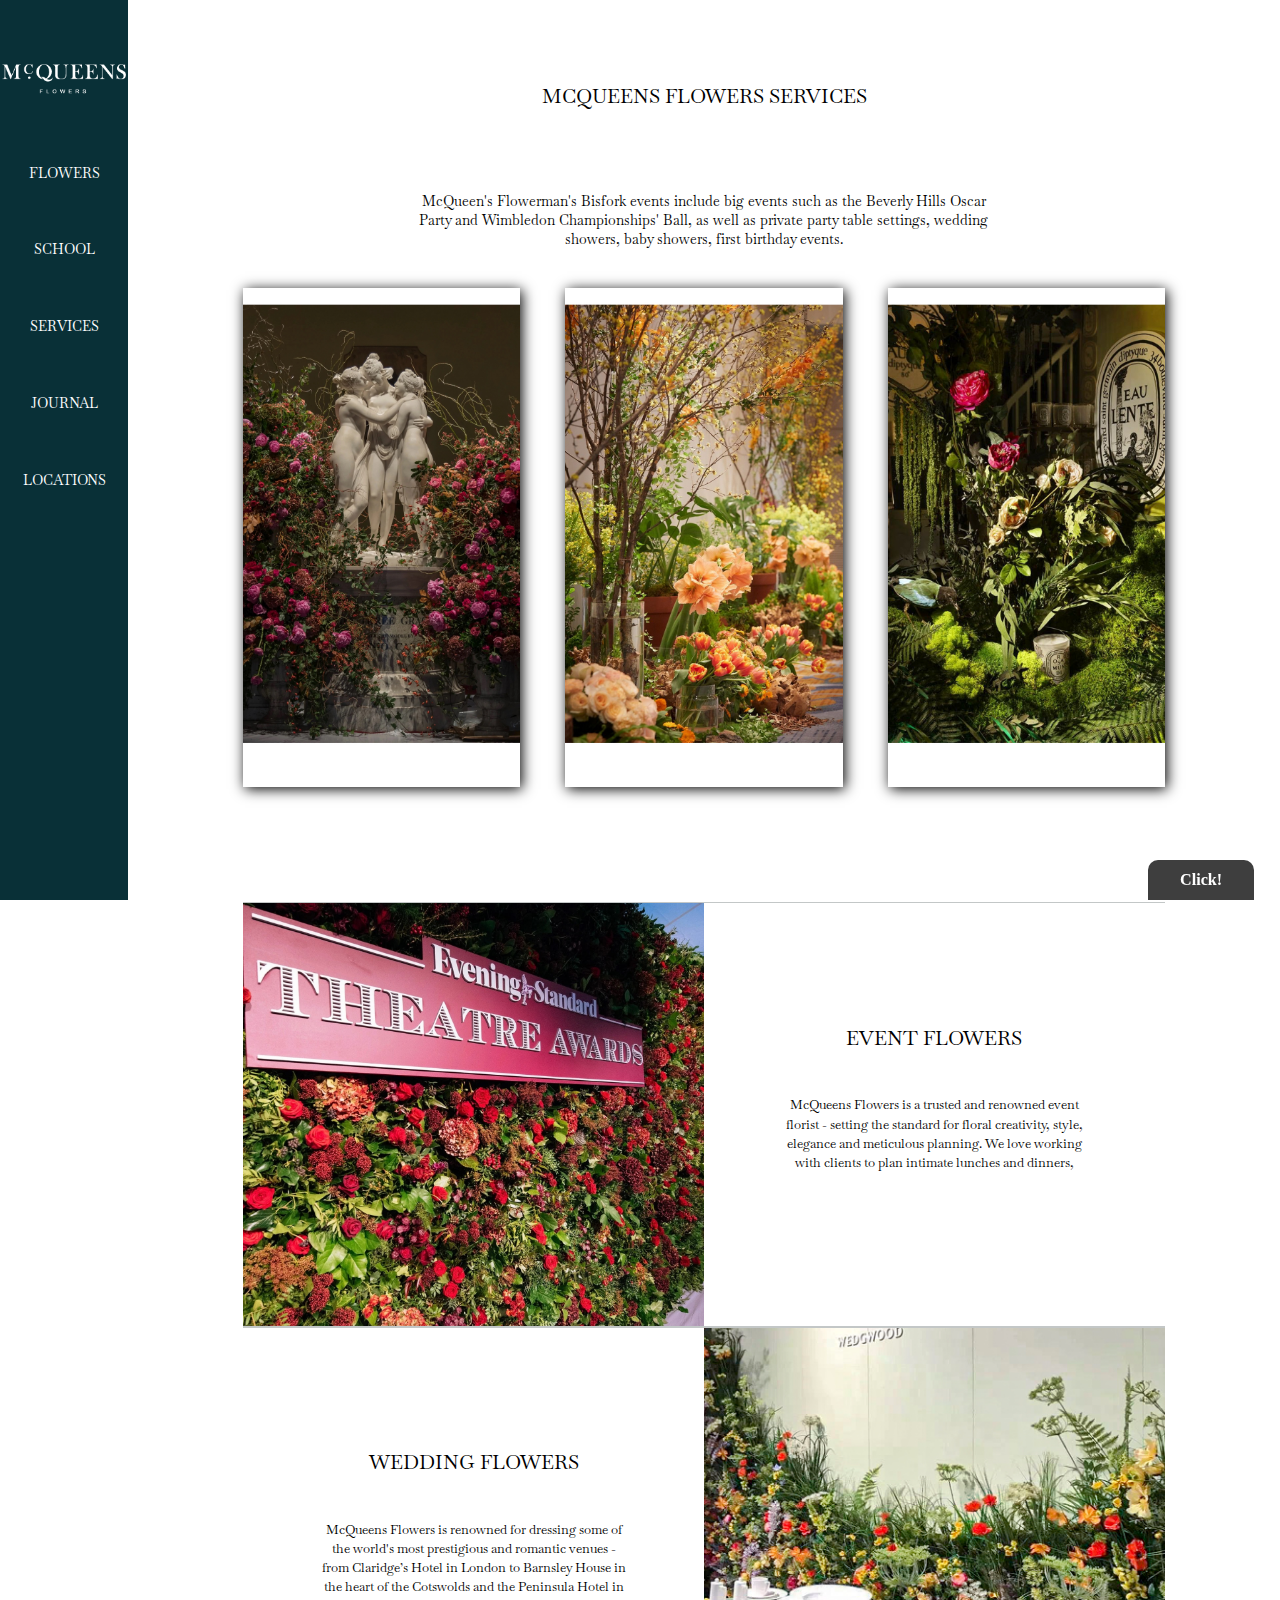
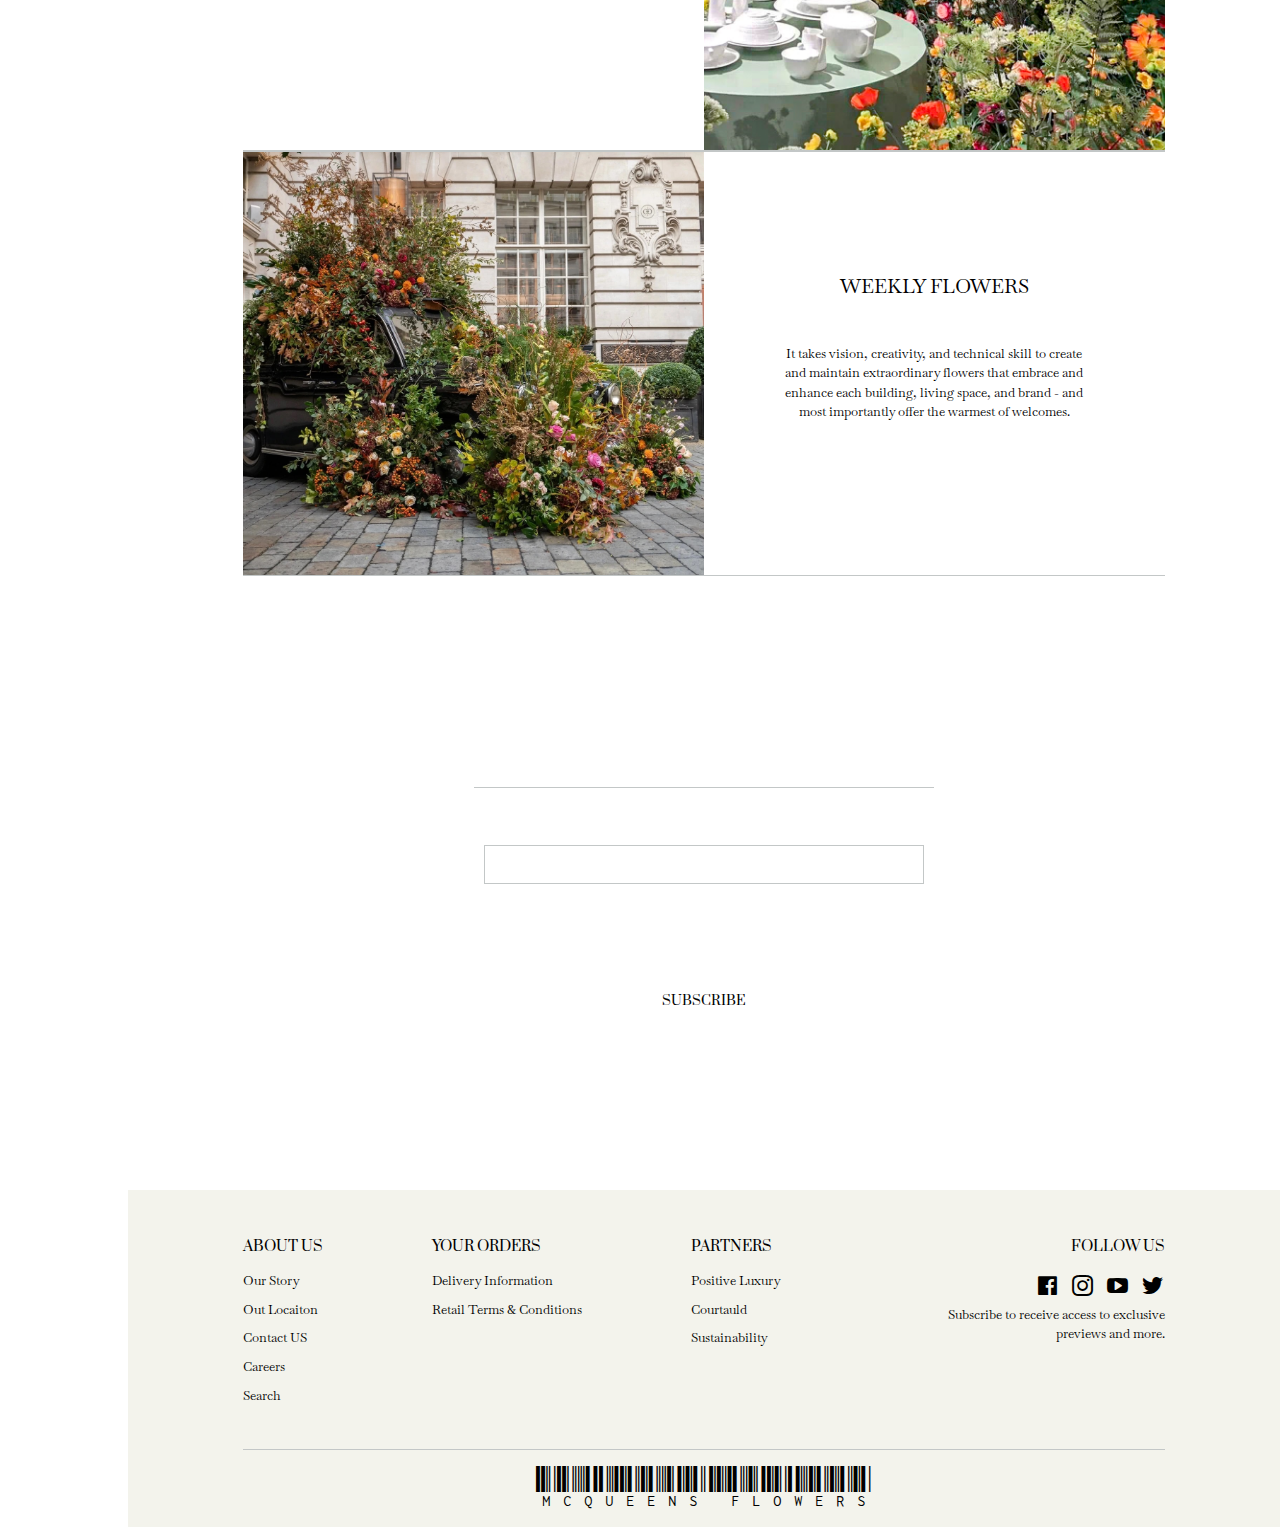
<file: McQueensFlowers_sub03.html>
<!DOCTYPE html>
<html lang="en">
<head>
    <meta charset="UTF-8">
    <meta http-equiv="X-UA-Compatible" content="IE=edge">
    <meta name="viewport" content="width=device-width, initial-scale=1.0">
    <title>McQueensFlowers_sub03</title>
    <link rel="stylesheet" href="./css/reset.css">
    <link rel="stylesheet" href="./css/xeicon.min.css">
    <link rel="stylesheet" href="./css/macqueensflowers_sub03.min.css">
    <script src="./js/jquery-1.11.1.min.js"></script>
    <script src="./js/jquery.mobile.custom.min.js"></script>
    <script src="./js/common.js"></script>
    <script src="./js/McQueensFlowers_sub03.js"></script>
</head>
<body>

    <!-- 헤더 영역 -->
    <div class="hdrArea">
        <!-- pc 헤더 -->
        <div class="hdrPc"></div>
    </div>

    <!-- 컨텐츠 영역 -->
    <div class="cntArea">
        
        <!-- tab 헤더 -->
        <div class="hdrTab"></div>
        <!-- 네브박스 -->
        <div class="navBoxWrap">
            <div class="navBox">
                <a href="./index.html"><div class="logo"></div></a>
                <nav>
                    <h4><a href="./McQueensFlowers_sub01.html">FLOWERS</a></h4>
                    <h4><a href="./McQueensFlowers_sub02.html">SCHOOL</a></h4>
                    <h4>>SERVICES</h4>
                    <h4>JOURNAL</h4>
                    <h4>LOCATIONS</h4>
                </nav>
                <div class="sns">
                    <i class="xi-facebook-official"></i>
                    <i class="xi-instagram"></i>
                    <i class="xi-twitter"></i>
                    <i class="xi-youtube-play"></i>
                </div>
                <p>Subscribe to receive access to exclusive previews and more.</p>
            </div>
            <div class="close">
                <div class="btn">X</div>
            </div>
        </div>

        <!-- 메인 -->
        <div class="mainWrap">
            <main>
                <div class="texts">
                    <h2>MCQUEENS FLOWERS SERVICES</h2>
                    <p>McQueen's Flowerman's Bisfork events include big events such as the Beverly Hills Oscar Party and Wimbledon Championships' Ball, as well as private party table settings, wedding showers, baby showers, first birthday events.</p>
                </div>
                <div class="images">
                    <div class="image i1"></div>
                    <div class="image i2"></div>
                    <div class="image i3"></div>
                </div>
            </main>
        </div>

        <!-- 배너 01 -->
        <div class="bnrWrap">
            <div class="banner bnr01">
                <div class="bnrGr">
                    <div class="image i1"></div>
                    <div class="texts">
                        <h3>EVENT FLOWERS</h3>
                        <p>McQueens Flowers is a trusted and renowned event florist - setting the standard for floral creativity, style, elegance and meticulous planning. We love working with clients to plan intimate lunches and dinners, celebrations, baby showers, product launches and corporate parties, fashion shows and premieres. There are no limits to the possibilities!</p>
                    </div>
                </div>
                <div class="bnrGr">
                    <div class="image i2"></div>
                    <div class="texts">
                        <h3>WEDDING FLOWERS</h3>
                        <p>McQueens Flowers is renowned for dressing some of the world's most prestigious and romantic venues - from Claridge’s Hotel in London to Barnsley House in the heart of the Cotswolds and the Peninsula Hotel in New York. Our complete wedding service is tailored to you and your story and comprises consultation, bespoke design concept</p>
                    </div>
                </div>
                <div class="bnrGr">
                    <div class="image i3"></div>
                    <div class="texts">
                        <h3>WEEKLY FLOWERS</h3>
                        <p>It takes vision, creativity, and technical skill to create and maintain extraordinary flowers that embrace and enhance each building, living space, and brand - and most importantly offer the warmest of welcomes.</p>
                    </div>
                </div>
            </div>
        </div>

        <!-- 배너 02 -->
        <div class="bnrWrap">
            <div class="banner bnr02">
                <h2>NEWSLETTER</h2>
                    <form action="#">
                        <h3>Subscribe to receive updates, access to exclusive deals, and more.</h3>
                        <input type="text">
                        <h4>Please enter your email address</h4>
                        <button type="submit">SUBSCRIBE</button>
                    </form>
            </div>
        </div>

        <!-- 푸터 -->
        <div class="ftr"></div>

        <!-- 스크롤 버튼 -->
        <div class="scrBtn"><span>Click!</span>
            <div class="top">to Top</div>
            <div class="btm">to Bottom</div>
        </div>

    </div>
</body>
</html>
</file>
<file: css/xeicon.min.css>
/*!
*  XEIcon 2.3.3 by @NAVER - http://xpressengine.github.io/XEIcon/ - @XEIcon
*  License - http://xpressengine.github.io/XEIcon/license.html (Font: SIL OFL 1.1, CSS: MIT License)
*/@font-face{font-family:xeicon;src:url(fonts/xeicon.eot?3ka2yj);src:url(fonts/xeicon.eot?3ka2yj#iefix) format("embedded-opentype"),url(fonts/xeicon.woff2?3ka2yj) format("woff2"),url(fonts/xeicon.ttf?3ka2yj) format("truetype"),url(fonts/xeicon.woff?3ka2yj) format("woff"),url(fonts/xeicon.svg?3ka2yj#xeicon) format("svg");font-weight:400;font-style:normal}[class*=" xi-"],[class^=xi-]{font-family:xeicon!important;display:inline-block;speak:none;font-style:normal;font-weight:400;font-variant:normal;text-transform:none;line-height:1;-webkit-font-smoothing:antialiased;-moz-osx-font-smoothing:grayscale}.xi-home:before{content:"\e900"}.xi-home-o:before{content:"\e902"}.xi-bars:before{content:"\e91c"}.xi-hamburger-back:before{content:"\eb46"}.xi-hamburger-out:before{content:"\eb45"}.xi-apps:before{content:"\e903"}.xi-ellipsis-h:before{content:"\e94a"}.xi-ellipsis-v:before{content:"\e949"}.xi-drag-vertical:before{content:"\e996"}.xi-drag-handle:before{content:"\e960"}.xi-arrow-top:before{content:"\e912"}.xi-arrow-bottom:before{content:"\e904"}.xi-arrow-left:before{content:"\e906"}.xi-arrow-right:before{content:"\e907"}.xi-arrow-up:before{content:"\e915"}.xi-arrow-down:before{content:"\e905"}.xi-long-arrow-left:before{content:"\e908"}.xi-long-arrow-right:before{content:"\e90b"}.xi-long-arrow-up:before{content:"\e909"}.xi-long-arrow-down:before{content:"\e90a"}.xi-angle-left:before{content:"\e93b"}.xi-angle-left-min:before{content:"\e93c"}.xi-angle-left-thin:before{content:"\e93d"}.xi-angle-right:before{content:"\e93e"}.xi-angle-right-min:before{content:"\e93f"}.xi-angle-right-thin:before{content:"\e940"}.xi-angle-up:before{content:"\e944"}.xi-angle-up-min:before{content:"\e945"}.xi-angle-up-thin:before{content:"\e946"}.xi-angle-down:before{content:"\e941"}.xi-angle-down-min:before{content:"\e942"}.xi-angle-down-thin:before{content:"\e943"}.xi-caret-up:before{content:"\e92f"}.xi-caret-up-min:before{content:"\e930"}.xi-caret-down:before{content:"\e935"}.xi-caret-down-min:before{content:"\e936"}.xi-caret-up-circle:before{content:"\e931"}.xi-caret-up-circle-o:before{content:"\e932"}.xi-caret-down-circle:before{content:"\e937"}.xi-caret-down-circle-o:before{content:"\e938"}.xi-caret-up-square:before{content:"\e933"}.xi-caret-up-square-o:before{content:"\e934"}.xi-caret-down-square:before{content:"\e939"}.xi-caret-down-square-o:before{content:"\e93a"}.xi-arrows-h:before{content:"\e90e"}.xi-arrows-v:before{content:"\e90f"}.xi-expand:before{content:"\e910"}.xi-compress:before{content:"\e911"}.xi-arrows:before{content:"\e90c"}.xi-arrows-alt:before{content:"\e90d"}.xi-compare-arrows:before{content:"\e947"}.xi-scroll:before{content:"\e94b"}.xi-dashboard:before{content:"\e948"}.xi-dashboard-o:before{content:"\e95e"}.xi-refresh:before{content:"\e973"}.xi-catched:before{content:"\e923"}.xi-renew:before{content:"\e977"}.xi-sync:before{content:"\e982"}.xi-eye:before{content:"\e951"}.xi-eye-o:before{content:"\e950"}.xi-eye-off:before{content:"\e953"}.xi-eye-slash:before{content:"\e953"}.xi-eye-off-o:before{content:"\e952"}.xi-eye-slash2:before{content:"\e952"}.xi-lock:before{content:"\e964"}.xi-lock-o:before{content:"\e966"}.xi-unlock:before{content:"\e965"}.xi-unlock-o:before{content:"\e967"}.xi-trash:before{content:"\e96e"}.xi-trash-o:before{content:"\e96f"}.xi-flag:before{content:"\e961"}.xi-flag-o:before{content:"\e962"}.xi-expand-square:before{content:"\e954"}.xi-compress-square:before{content:"\e955"}.xi-log-in:before{content:"\e963"}.xi-log-out:before{content:"\e972"}.xi-search:before{content:"\e97a"}.xi-magnifier:before{content:"\e97a"}.xi-zoom-in:before{content:"\e97b"}.xi-magnifier-expand:before{content:"\e97b"}.xi-zoom-out:before{content:"\e97c"}.xi-magnifier-reduce:before{content:"\e97c"}.xi-subdirectory:before{content:"\e97e"}.xi-subdirectory-arrow:before{content:"\e981"}.xi-external-link:before{content:"\e980"}.xi-cog:before{content:"\e986"}.xi-view-array:before{content:"\e983"}.xi-view-carousel:before{content:"\e984"}.xi-view-column:before{content:"\e985"}.xi-view-day:before{content:"\e98d"}.xi-view-list:before{content:"\e993"}.xi-view-module:before{content:"\e997"}.xi-view-stream:before{content:"\e99a"}.xi-wrench:before{content:"\e99b"}.xi-filter:before{content:"\e9d9"}.xi-funnel:before{content:"\e9d9"}.xi-plus:before{content:"\e913"}.xi-plus-min:before{content:"\e914"}.xi-plus-thin:before{content:"\e9c5"}.xi-minus:before{content:"\e91a"}.xi-minus-min:before{content:"\e91b"}.xi-minus-thin:before{content:"\e9c1"}.xi-close:before{content:"\e921"}.xi-close-min:before{content:"\e922"}.xi-close-thin:before{content:"\e9af"}.xi-check:before{content:"\e928"}.xi-check-min:before{content:"\e929"}.xi-check-thin:before{content:"\e92a"}.xi-plus-circle:before{content:"\e916"}.xi-plus-circle-o:before{content:"\e917"}.xi-minus-circle:before{content:"\e91d"}.xi-minus-circle-o:before{content:"\e91e"}.xi-close-circle:before{content:"\e924"}.xi-close-circle-o:before{content:"\e925"}.xi-check-circle:before{content:"\e92b"}.xi-check-circle-o:before{content:"\e92c"}.xi-plus-square:before{content:"\e918"}.xi-plus-square-o:before{content:"\e919"}.xi-minus-square:before{content:"\e91f"}.xi-minus-square-o:before{content:"\e920"}.xi-close-square:before{content:"\e926"}.xi-close-square-o:before{content:"\e927"}.xi-check-square:before{content:"\e92d"}.xi-check-box:before{content:"\e92d"}.xi-checkbox-blank:before{content:"\ea0e"}.xi-check-square-o:before{content:"\e92e"}.xi-checkbox-checked:before{content:"\e92e"}.xi-radiobox-blank:before{content:"\e9c6"}.xi-radiobox-checked:before{content:"\e9c7"}.xi-cut:before{content:"\e9b0"}.xi-label:before{content:"\e9b1"}.xi-label-o:before{content:"\e9b2"}.xi-library-add:before{content:"\e9b3"}.xi-library-bookmark:before{content:"\e9b4"}.xi-tagged-book:before{content:"\e9b4"}.xi-save:before{content:"\e9b9"}.xi-lightbulb:before{content:"\e9be"}.xi-idea:before{content:"\e9be"}.xi-lightbulb-o:before{content:"\e9bf"}.xi-link:before{content:"\e9c0"}.xi-package:before{content:"\e9c2"}.xi-archive:before{content:"\e9c2"}.xi-pen:before{content:"\e9c3"}.xi-pen-o:before{content:"\e9c4"}.xi-undo:before{content:"\e9d2"}.xi-redo:before{content:"\e9c8"}.xi-switch-off:before{content:"\e9c9"}.xi-switch-on:before{content:"\e9ca"}.xi-toggle-off:before{content:"\e9cb"}.xi-toggle-on:before{content:"\e9cd"}.xi-bookmark:before{content:"\ea1c"}.xi-bookmark-o:before{content:"\ea1d"}.xi-tag:before{content:"\ea36"}.xi-tags:before{content:"\ea37"}.xi-mail:before{content:"\ea06"}.xi-envelope:before{content:"\ea06"}.xi-social-email:before{content:"\ea06"}.xi-mail-o:before{content:"\ea07"}.xi-mail-read:before{content:"\ea08"}.xi-envelope-open:before{content:"\ea08"}.xi-mail-read-o:before{content:"\ea09"}.xi-send:before{content:"\ea0b"}.xi-paper-plane:before{content:"\ea0b"}.xi-reply:before{content:"\ea0d"}.xi-reply-all:before{content:"\ea0c"}.xi-share:before{content:"\e9fa"}.xi-share-l:before{content:"\e9fa"}.xi-share-alt:before{content:"\e9e9"}.xi-share-alt-o:before{content:"\e9ea"}.xi-call:before{content:"\e9d3"}.xi-phone:before{content:"\e9d3"}.xi-call-outgoing:before{content:"\e9d4"}.xi-call-incoming:before{content:"\e9d6"}.xi-call-reception:before{content:"\e9d6"}.xi-call-missed:before{content:"\e9d5"}.xi-comment:before{content:"\e9d7"}.xi-comment-o:before{content:"\e9d8"}.xi-forum:before{content:"\e9f0"}.xi-comments:before{content:"\e9f0"}.xi-forum-o:before{content:"\e9f1"}.xi-video-call:before{content:"\ea18"}.xi-xi-film:before{content:"\ea18"}.xi-voicemail:before{content:"\ea19"}.xi-note:before{content:"\ea1a"}.xi-note-o:before{content:"\ea1b"}.xi-at:before{content:"\ea0a"}.xi-message:before{content:"\ea14"}.xi-message-o:before{content:"\ea15"}.xi-speech:before{content:"\ea12"}.xi-speech-o:before{content:"\ea13"}.xi-user-address:before{content:"\e9f4"}.xi-profile:before{content:"\e9f2"}.xi-user-circle:before{content:"\e9f2"}.xi-profile-o:before{content:"\ea2a"}.xi-user:before{content:"\e9f3"}.xi-users:before{content:"\e9f9"}.xi-group:before{content:"\ea2e"}.xi-community:before{content:"\ea2e"}.xi-user-plus:before{content:"\e9f7"}.xi-users-plus:before{content:"\ea17"}.xi-user-o:before{content:"\e9f5"}.xi-users-o:before{content:"\ea04"}.xi-user-plus-o:before{content:"\e9f8"}.xi-star:before{content:"\ea0f"}.xi-star-o:before{content:"\ea16"}.xi-heart:before{content:"\ea10"}.xi-heart-o:before{content:"\ea11"}.xi-thumbs-up:before{content:"\ea28"}.xi-thumbs-down:before{content:"\ea29"}.xi-crown:before{content:"\e9da"}.xi-trophy:before{content:"\ea38"}.xi-emoticon-happy:before{content:"\e9dd"}.xi-happy-face:before{content:"\e9dd"}.xi-emoticon-happy-o:before{content:"\e9ed"}.xi-emoticon-smiley:before{content:"\e9e4"}.xi-smiley-face:before{content:"\e9e4"}.xi-emoticon-smiley-o:before{content:"\e9e6"}.xi-emoticon-neutral:before{content:"\e9eb"}.xi-neutral-face:before{content:"\e9eb"}.xi-emoticon-neutral-o:before{content:"\e9ec"}.xi-emoticon-bad:before{content:"\e9de"}.xi-emoticon-bad-o:before{content:"\e9df"}.xi-emoticon-sad:before{content:"\e9ee"}.xi-sad-face:before{content:"\e9ee"}.xi-emoticon-sad-o:before{content:"\e9ef"}.xi-emoticon-devil:before{content:"\e9e2"}.xi-angry-face:before{content:"\e9e2"}.xi-emoticon-devil-o:before{content:"\e9e3"}.xi-emoticon-cool:before{content:"\e9e0"}.xi-emoticon-cool-o:before{content:"\e9e1"}.xi-bell:before{content:"\e99c"}.xi-bell-o:before{content:"\e99d"}.xi-bell-off:before{content:"\e99e"}.xi-bell-slash:before{content:"\e99e"}.xi-bell-off-o:before{content:"\e99f"}.xi-alarm:before{content:"\ea1e"}.xi-alarm-o:before{content:"\ea1f"}.xi-alarm-off:before{content:"\ea20"}.xi-time:before{content:"\ea2b"}.xi-time-o:before{content:"\ea2c"}.xi-snooze:before{content:"\ea27"}.xi-calendar:before{content:"\e9a0"}.xi-calendar-add:before{content:"\e9a1"}.xi-calendar-remove:before{content:"\e9a2"}.xi-calendar-cancle:before{content:"\e9a3"}.xi-calendar-check:before{content:"\e9a4"}.xi-calendar-list:before{content:"\e9a5"}.xi-new:before{content:"\e9a8"}.xi-new-o:before{content:"\e9a9"}.xi-info:before{content:"\e9a6"}.xi-information-circle:before{content:"\e9a6"}.xi-info-o:before{content:"\e9a7"}.xi-help:before{content:"\e9ad"}.xi-unknown-circle:before{content:"\e9ad"}.xi-help-o:before{content:"\e9ac"}.xi-error:before{content:"\e9aa"}.xi-error-o:before{content:"\e9ab"}.xi-ban:before{content:"\e9ae"}.xi-slash-circle:before{content:"\e9ae"}.xi-warning:before{content:"\ea2d"}.xi-hand-paper:before{content:"\ea21"}.xi-key:before{content:"\ea22"}.xi-security:before{content:"\ea24"}.xi-shield:before{content:"\ea24"}.xi-shield-checked:before{content:"\ea25"}.xi-check-shield:before{content:"\ea25"}.xi-shield-checked-o:before{content:"\ea26"}.xi-align-justify:before{content:"\e956"}.xi-align-left:before{content:"\e957"}.xi-align-center:before{content:"\e958"}.xi-align-right:before{content:"\e959"}.xi-indent:before{content:"\e95a"}.xi-dedent:before{content:"\e95b"}.xi-list-dot:before{content:"\e95c"}.xi-list-ul:before{content:"\e95c"}.xi-list-square:before{content:"\e95d"}.xi-list-ul-square:before{content:"\e95d"}.xi-list-number:before{content:"\ea6b"}.xi-list-ol:before{content:"\ea6b"}.xi-list:before{content:"\e95f"}.xi-list-ul-l:before{content:"\e95f"}.xi-paragraph:before{content:"\e968"}.xi-bold:before{content:"\e96a"}.xi-italic:before{content:"\e96c"}.xi-strikethrough:before{content:"\e969"}.xi-underline:before{content:"\e96b"}.xi-caps:before{content:"\e96d"}.xi-text-size:before{content:"\eaba"}.xi-text-type:before{content:"\e97f"}.xi-type:before{content:"\e97f"}.xi-spellcheck:before{content:"\eaa9"}.xi-translate:before{content:"\eabc"}.xi-line-height:before{content:"\e976"}.xi-lineheight:before{content:"\e976"}.xi-font:before{content:"\ea63"}.xi-text-format:before{content:"\eab9"}.xi-text-color:before{content:"\eaaa"}.xi-color-fill:before{content:"\ea5e"}.xi-color-helper:before{content:"\ea5f"}.xi-scissors:before{content:"\e994"}.xi-document:before{content:"\e998"}.xi-form:before{content:"\e998"}.xi-palette:before{content:"\e995"}.xi-color:before{content:"\e995"}.xi-color-dropper:before{content:"\e97d"}.xi-eye-dropper:before{content:"\e97d"}.xi-eraser:before{content:"\e970"}.xi-eraser-o:before{content:"\e971"}.xi-sort-asc:before{content:"\e974"}.xi-lineheight-plus:before{content:"\e974"}.xi-sort-desc:before{content:"\e975"}.xi-lineheight-minus:before{content:"\e975"}.xi-rotate-right:before{content:"\e978"}.xi-rotate-left:before{content:"\e979"}.xi-layout:before{content:"\e988"}.xi-layout-top:before{content:"\e988"}.xi-layout-o:before{content:"\e98e"}.xi-layout-full:before{content:"\e989"}.xi-layout-full-o:before{content:"\e98f"}.xi-layout-snb:before{content:"\e98a"}.xi-layout-top-left:before{content:"\e98a"}.xi-layout-snb-o:before{content:"\e990"}.xi-layout-aside:before{content:"\e98b"}.xi-layout-top-right:before{content:"\e98b"}.xi-layout-aside-o:before{content:"\e991"}.xi-layout-column:before{content:"\e98c"}.xi-layout-top-three:before{content:"\e98c"}.xi-layout-column-o:before{content:"\e992"}.xi-crop:before{content:"\e999"}.xi-border-color:before{content:"\ea39"}.xi-line-style:before{content:"\ea66"}.xi-line-weight:before{content:"\ea67"}.xi-border-all:before{content:"\e987"}.xi-border-bottom:before{content:"\ea32"}.xi-border-clear:before{content:"\ea33"}.xi-border-horizontal:before{content:"\ea45"}.xi-border-inner:before{content:"\ea46"}.xi-border-left:before{content:"\ea49"}.xi-border-outer:before{content:"\ea4f"}.xi-border-right:before{content:"\ea51"}.xi-border-style:before{content:"\ea52"}.xi-border-top:before{content:"\ea54"}.xi-border-vertical:before{content:"\ea5c"}.xi-valign-top:before{content:"\eabf"}.xi-valign-bottom:before{content:"\eabd"}.xi-valign-center:before{content:"\eabe"}.xi-code:before{content:"\ea5d"}.xi-emoticon:before{content:"\ea62"}.xi-emoji:before{content:"\ea62"}.xi-face:before{content:"\ea62"}.xi-link-insert:before{content:"\ea6a"}.xi-link-l:before{content:"\ea6a"}.xi-link-broken:before{content:"\ea68"}.xi-unlink:before{content:"\ea68"}.xi-omega:before{content:"\ea6c"}.xi-opacity:before{content:"\ea6d"}.xi-overscan:before{content:"\ea78"}.xi-paperclip:before{content:"\ea7f"}.xi-transform:before{content:"\eabb"}.xi-power-off:before{content:"\e94c"}.xi-esc:before{content:"\e94f"}.xi-command:before{content:"\e94e"}.xi-alt:before{content:"\e94d"}.xi-tab:before{content:"\eaf8"}.xi-backspace:before{content:"\eac4"}.xi-capslock:before{content:"\ead6"}.xi-watch:before{content:"\e9b5"}.xi-mouse:before{content:"\e9b6"}.xi-sdcard:before{content:"\e9b7"}.xi-usb-drive:before{content:"\e9b8"}.xi-diskette:before{content:"\e9ba"}.xi-print:before{content:"\e9bb"}.xi-social-print:before{content:"\e9bb"}.xi-fax:before{content:"\e9bc"}.xi-webcam:before{content:"\e9cc"}.xi-projector:before{content:"\e9ce"}.xi-presentation:before{content:"\e9cf"}.xi-plug:before{content:"\e9d0"}.xi-speaker:before{content:"\ea60"}.xi-airplay:before{content:"\eac0"}.xi-alarm-clock:before{content:"\eac1"}.xi-alarm-clock-o:before{content:"\eac2"}.xi-alarm-clock-off:before{content:"\eac3"}.xi-battery:before{content:"\eac5"}.xi-battery-full:before{content:"\eac5"}.xi-battery-o:before{content:"\ead0"}.xi-battery-min:before{content:"\ead0"}.xi-battery-10:before{content:"\eac6"}.xi-battery-20:before{content:"\eac7"}.xi-battery-30:before{content:"\eac8"}.xi-battery-40:before{content:"\eac9"}.xi-battery-50:before{content:"\eacb"}.xi-battery-60:before{content:"\eacc"}.xi-battery-70:before{content:"\eacd"}.xi-battery-80:before{content:"\eace"}.xi-battery-90:before{content:"\eacf"}.xi-bluetooth:before{content:"\ead1"}.xi-bluetooth-off:before{content:"\ead2"}.xi-bluetooth-on:before{content:"\ead3"}.xi-bluetooth-search:before{content:"\ead4"}.xi-brightness:before{content:"\ead5"}.xi-clock:before{content:"\ead7"}.xi-clock-o:before{content:"\ead8"}.xi-contrast:before{content:"\ead9"}.xi-desktop:before{content:"\eada"}.xi-monitor:before{content:"\eada"}.xi-laptop:before{content:"\eae9"}.xi-devices:before{content:"\eadb"}.xi-tablet:before{content:"\eaf9"}.xi-mobile:before{content:"\eaed"}.xi-tv:before{content:"\eafb"}.xi-enter:before{content:"\eadc"}.xi-flashlight:before{content:"\eadd"}.xi-flashlight-off:before{content:"\eade"}.xi-flight-off:before{content:"\eadf"}.xi-flight-on:before{content:"\eae0"}.xi-gamepad:before{content:"\eae1"}.xi-gps:before{content:"\eae2"}.xi-gps-none:before{content:"\eae3"}.xi-gps-off:before{content:"\eae4"}.xi-hdd:before{content:"\eae5"}.xi-hdmi:before{content:"\eae6"}.xi-keyboard:before{content:"\eae7"}.xi-keyboard-o:before{content:"\eae8"}.xi-space-bar:before{content:"\eaf7"}.xi-lock-rotation:before{content:"\eaea"}.xi-chip:before{content:"\eaeb"}.xi-chip-o:before{content:"\eaec"}.xi-mouse-pointer:before{content:"\eaee"}.xi-router:before{content:"\eaef"}.xi-wifi-router:before{content:"\eaef"}.xi-router-o:before{content:"\eaf0"}.xi-signal:before{content:"\eaf1"}.xi-signal-1:before{content:"\eaf2"}.xi-signal-2:before{content:"\eaf3"}.xi-signal-3:before{content:"\eaf4"}.xi-signal-4:before{content:"\eaf5"}.xi-signal-none:before{content:"\eaf6"}.xi-touch:before{content:"\eafa"}.xi-usb:before{content:"\eafc"}.xi-wifi:before{content:"\eafd"}.xi-wifi-signal:before{content:"\eafd"}.xi-wifi-signal-mid:before{content:"\eafe"}.xi-wifi-signal-min:before{content:"\eaff"}.xi-wifi-signal-off:before{content:"\eb00"}.xi-chart-bar:before{content:"\e901"}.xi-book:before{content:"\ea34"}.xi-book-o:before{content:"\ea35"}.xi-play:before{content:"\ea3e"}.xi-caret-right:before{content:"\ea3e"}.xi-play-circle:before{content:"\ea40"}.xi-play-circle-o:before{content:"\ea3f"}.xi-pause-circle:before{content:"\ea3d"}.xi-pause-circle-o:before{content:"\ea3c"}.xi-pause:before{content:"\ea3b"}.xi-stop:before{content:"\ea41"}.xi-recording-stop:before{content:"\eb24"}.xi-recording:before{content:"\eb21"}.xi-record:before{content:"\eb21"}.xi-eject:before{content:"\ea42"}.xi-step-backward:before{content:"\ea43"}.xi-step-forward:before{content:"\ea44"}.xi-backward:before{content:"\ea47"}.xi-forward:before{content:"\ea48"}.xi-fast-backward:before{content:"\eb08"}.xi-fast-forward:before{content:"\eb07"}.xi-camera:before{content:"\ea4b"}.xi-camera-o:before{content:"\ea4a"}.xi-videocam:before{content:"\ea4d"}.xi-video-camera:before{content:"\ea4d"}.xi-videocam-o:before{content:"\ea4c"}.xi-image:before{content:"\ea50"}.xi-image-o:before{content:"\ea4e"}.xi-microphone-o:before{content:"\ea56"}.xi-microphone:before{content:"\ea57"}.xi-microphone-off:before{content:"\ea58"}.xi-microphone-slash:before{content:"\ea58"}.xi-volume-mute:before{content:"\ea59"}.xi-volume:before{content:"\ea59"}.xi-volume-down:before{content:"\ea5a"}.xi-volume-min:before{content:"\ea5a"}.xi-volume-up:before{content:"\ea5b"}.xi-volume-max:before{content:"\ea5b"}.xi-volume-off:before{content:"\eb39"}.xi-volume-slash:before{content:"\eb39"}.xi-album:before{content:"\ea61"}.xi-record-play:before{content:"\ea61"}.xi-cd-r:before{content:"\ea61"}.xi-headset:before{content:"\ea64"}.xi-music:before{content:"\ea65"}.xi-chart-pyramid:before{content:"\ea69"}.xi-chart-bar-square:before{content:"\eb01"}.xi-chart-line:before{content:"\eb02"}.xi-chart-pie:before{content:"\eb03"}.xi-chart-pie-o:before{content:"\eb04"}.xi-equalizer:before{content:"\eb05"}.xi-volume-bar:before{content:"\eb05"}.xi-equalizer-thin:before{content:"\ea55"}.xi-exposure:before{content:"\eb06"}.xi-flash:before{content:"\eb09"}.xi-flash-off:before{content:"\eb0a"}.xi-focus-center:before{content:"\eb0b"}.xi-focus-frame:before{content:"\eb0c"}.xi-focus-weak:before{content:"\eb11"}.xi-paper:before{content:"\eb1e"}.xi-paper-o:before{content:"\eb1f"}.xi-library-books:before{content:"\eb14"}.xi-library-books-o:before{content:"\eb16"}.xi-library-image:before{content:"\eb17"}.xi-library-image-o:before{content:"\eb18"}.xi-library-music:before{content:"\eb19"}.xi-library-video:before{content:"\eb1a"}.xi-movie:before{content:"\eb1b"}.xi-movie-o:before{content:"\eb1c"}.xi-pacman:before{content:"\eb1d"}.xi-radio:before{content:"\eb20"}.xi-repeat:before{content:"\eb25"}.xi-repeat-one:before{content:"\eb26"}.xi-shuffle:before{content:"\eb27"}.xi-timer:before{content:"\eb29"}.xi-timer-o:before{content:"\eb2a"}.xi-timer-off-o:before{content:"\eb2f"}.xi-timer-sand:before{content:"\eb30"}.xi-sandwatch-min:before{content:"\eb30"}.xi-timer-sand-o:before{content:"\eb31"}.xi-trending-flat:before{content:"\eb36"}.xi-trending-down:before{content:"\eb33"}.xi-decline:before{content:"\eb33"}.xi-trending-up:before{content:"\eb37"}.xi-rise:before{content:"\eb37"}.xi-tune:before{content:"\eb38"}.xi-map:before{content:"\eb22"}.xi-map-folding:before{content:"\eb22"}.xi-map-o:before{content:"\eb23"}.xi-my-location:before{content:"\eb5d"}.xi-location-arrow:before{content:"\eb58"}.xi-woman:before{content:"\ea2f"}.xi-man:before{content:"\ea30"}.xi-toilet:before{content:"\ea31"}.xi-pregnant-woman:before{content:"\eb61"}.xi-maternity:before{content:"\eb61"}.xi-walk:before{content:"\eb6d"}.xi-walking:before{content:"\eb6d"}.xi-run:before{content:"\eb63"}.xi-wheelchair:before{content:"\eb6e"}.xi-glass:before{content:"\eb28"}.xi-market:before{content:"\eb2b"}.xi-shopping-bag:before{content:"\eb2b"}.xi-pharmacy:before{content:"\eb2c"}.xi-laundry:before{content:"\eb2e"}.xi-florist:before{content:"\eb32"}.xi-hlz:before{content:"\eb34"}.xi-park:before{content:"\eb35"}.xi-airplane:before{content:"\eb3a"}.xi-all:before{content:"\eb3b"}.xi-flight-takeoff:before{content:"\eb3c"}.xi-flight:before{content:"\eb3c"}.xi-flight-land:before{content:"\eb3d"}.xi-bank:before{content:"\eb3e"}.xi-bank-o:before{content:"\eb3e"}.xi-beach:before{content:"\eb3f"}.xi-bicycle:before{content:"\eb40"}.xi-building:before{content:"\eb41"}.xi-bus:before{content:"\eb42"}.xi-business:before{content:"\eb43"}.xi-cafe:before{content:"\eb44"}.xi-cake:before{content:"\eb47"}.xi-car:before{content:"\eb48"}.xi-church:before{content:"\eb49"}.xi-city:before{content:"\eb4a"}.xi-compass:before{content:"\eb4b"}.xi-compass-o:before{content:"\eb4c"}.xi-convenience-store:before{content:"\eb4d"}.xi-directions:before{content:"\eb4e"}.xi-factory:before{content:"\eb4f"}.xi-fitness-center:before{content:"\eb50"}.xi-garden:before{content:"\eb51"}.xi-gas-station:before{content:"\eb52"}.xi-golf:before{content:"\eb53"}.xi-hand-pointing:before{content:"\eb54"}.xi-hospital:before{content:"\eb55"}.xi-hotel:before{content:"\eb56"}.xi-library:before{content:"\eb57"}.xi-maker:before{content:"\eb59"}.xi-marker-circle:before{content:"\eb59"}.xi-marker-plus:before{content:"\eb5b"}.xi-maker-drop:before{content:"\eb5f"}.xi-map-marker:before{content:"\eb5f"}.xi-marker-check:before{content:"\eb5a"}.xi-motorcycle:before{content:"\eb5c"}.xi-navigation:before{content:"\eb5e"}.xi-pool:before{content:"\eb60"}.xi-restaurant:before{content:"\eb62"}.xi-school:before{content:"\eb64"}.xi-ship:before{content:"\eb65"}.xi-spa:before{content:"\eb66"}.xi-stroller:before{content:"\eb67"}.xi-subway:before{content:"\eb68"}.xi-taxi:before{content:"\eb69"}.xi-theater:before{content:"\eb6a"}.xi-film:before{content:"\eb6a"}.xi-traffic:before{content:"\eb6b"}.xi-train:before{content:"\eb6c"}.xi-cart:before{content:"\eb6f"}.xi-cart-o:before{content:"\e9fb"}.xi-cart-add:before{content:"\e9fc"}.xi-cart-remove:before{content:"\e9fd"}.xi-basket:before{content:"\e9fe"}.xi-box:before{content:"\ea01"}.xi-fragile:before{content:"\ea02"}.xi-coupon:before{content:"\ea03"}.xi-shop:before{content:"\ea05"}.xi-gift:before{content:"\eb70"}.xi-present:before{content:"\eb70"}.xi-gift-o:before{content:"\ea3a"}.xi-exchange:before{content:"\ea53"}.xi-barter:before{content:"\ea53"}.xi-yuan:before{content:"\ea6e"}.xi-won:before{content:"\ea6f"}.xi-yen:before{content:"\ea70"}.xi-pound:before{content:"\ea71"}.xi-euro:before{content:"\ea72"}.xi-rial:before{content:"\ea73"}.xi-dollar:before{content:"\ea74"}.xi-peso:before{content:"\ea75"}.xi-rupee:before{content:"\ea76"}.xi-credit-card:before{content:"\ea77"}.xi-money:before{content:"\ea79"}.xi-piggy-bank:before{content:"\ea7a"}.xi-strongbox:before{content:"\ea7b"}.xi-briefcase:before{content:"\ea7c"}.xi-percent:before{content:"\ea7d"}.xi-calculator:before{content:"\ea7e"}.xi-medicine:before{content:"\eb2d"}.xi-receipt:before{content:"\eb71"}.xi-truck:before{content:"\eb72"}.xi-wallet:before{content:"\eb73"}.xi-file:before{content:"\ea94"}.xi-file-o:before{content:"\ea80"}.xi-file-add:before{content:"\ea95"}.xi-file-add-o:before{content:"\ea81"}.xi-file-remove:before{content:"\ea96"}.xi-file-remove-o:before{content:"\ea82"}.xi-file-text:before{content:"\ea97"}.xi-file-text-o:before{content:"\ea83"}.xi-documents:before{content:"\ea98"}.xi-stack-paper:before{content:"\ea98"}.xi-documents-o:before{content:"\ea84"}.xi-file-image:before{content:"\ea99"}.xi-file-image-o:before{content:"\ea85"}.xi-file-video:before{content:"\ea9a"}.xi-file-video-o:before{content:"\ea86"}.xi-file-music:before{content:"\ea9b"}.xi-file-music-o:before{content:"\ea87"}.xi-file-code:before{content:"\ea9c"}.xi-file-code-o:before{content:"\ea88"}.xi-file-zip:before{content:"\ea9d"}.xi-file-zip-o:before{content:"\ea89"}.xi-file-upload:before{content:"\ea9e"}.xi-file-upload-o:before{content:"\ea8a"}.xi-file-download:before{content:"\ea9f"}.xi-file-download-o:before{content:"\ea8b"}.xi-file-check:before{content:"\eaa0"}.xi-file-check-o:before{content:"\ea8c"}.xi-folder:before{content:"\eaa1"}.xi-folder-o:before{content:"\ea8d"}.xi-folder-open:before{content:"\eaa8"}.xi-folder-shared:before{content:"\eb7d"}.xi-folder-zip:before{content:"\eaa7"}.xi-folder-zip-o:before{content:"\ea93"}.xi-folder-add:before{content:"\eaa2"}.xi-folder-add-o:before{content:"\ea8e"}.xi-folder-remove:before{content:"\eaa3"}.xi-folder-remove-o:before{content:"\ea8f"}.xi-folder-check:before{content:"\eaa4"}.xi-folder-check-o:before{content:"\ea90"}.xi-folder-upload:before{content:"\eaa5"}.xi-folder-upload-o:before{content:"\ea91"}.xi-folder-download:before{content:"\eaa6"}.xi-folder-download-o:before{content:"\ea92"}.xi-attachment:before{content:"\eb74"}.xi-cloud:before{content:"\eb75"}.xi-cloud-o:before{content:"\eb78"}.xi-cloud-off:before{content:"\eb79"}.xi-cloud-upload:before{content:"\eb7a"}.xi-cloud-upload-o:before{content:"\eb7b"}.xi-cloud-download:before{content:"\eb76"}.xi-cloud-download-o:before{content:"\eb77"}.xi-upload:before{content:"\eb7e"}.xi-download:before{content:"\eb7c"}.xi-globus:before{content:"\e9d1"}.xi-browser:before{content:"\e9db"}.xi-browser-text:before{content:"\e9dc"}.xi-rss-square:before{content:"\e9e5"}.xi-central-signal:before{content:"\e9e7"}.xi-central-router:before{content:"\e9e8"}.xi-antenna:before{content:"\e9f6"}.xi-barcode:before{content:"\e9ff"}.xi-qr-code:before{content:"\ea00"}.xi-accessibility:before{content:"\eb7f"}.xi-branch:before{content:"\eb80"}.xi-fork:before{content:"\eb85"}.xi-code-fork:before{content:"\eb85"}.xi-pull-requests:before{content:"\eb92"}.xi-merge:before{content:"\eb8b"}.xi-log:before{content:"\eb8a"}.xi-bug:before{content:"\eb81"}.xi-cookie:before{content:"\eb82"}.xi-fingerprint:before{content:"\eb84"}.xi-css3:before{content:"\eb83"}.xi-html5:before{content:"\eb86"}.xi-javascript:before{content:"\eb87"}.xi-csharp:before{content:"\eb88"}.xi-php:before{content:"\eb91"}.xi-python:before{content:"\eb94"}.xi-milestone:before{content:"\eb8c"}.xi-network-company:before{content:"\eb8d"}.xi-network-folder:before{content:"\eb8e"}.xi-network-home:before{content:"\eb8f"}.xi-home-network:before{content:"\eb8f"}.xi-network-public:before{content:"\eb90"}.xi-cloud-network:before{content:"\eb90"}.xi-puzzle:before{content:"\eb93"}.xi-rss:before{content:"\eb95"}.xi-social-rssfeed:before{content:"\eb95"}.xi-server:before{content:"\eb96"}.xi-network-server:before{content:"\eb97"}.xi-sitemap:before{content:"\eb98"}.xi-sitemap-o:before{content:"\eb99"}.xi-spinner-1:before{content:"\ec33"}.xi-spinner-2:before{content:"\ec34"}.xi-spinner-3:before{content:"\ec35"}.xi-spinner-4:before{content:"\ec36"}.xi-spinner-5:before{content:"\ec37"}.xi-full-moon:before{content:"\eb0d"}.xi-fullmoon:before{content:"\eb0d"}.xi-half-moon:before{content:"\eb0e"}.xi-halfmoon:before{content:"\eb0e"}.xi-crescent:before{content:"\eb9b"}.xi-moon:before{content:"\eb0f"}.xi-night:before{content:"\eb10"}.xi-snow-crystal:before{content:"\eb15"}.xi-snow:before{content:"\eb15"}.xi-cloudy:before{content:"\eb9c"}.xi-fog:before{content:"\eb9d"}.xi-foggy:before{content:"\eb9e"}.xi-lightning:before{content:"\eb9f"}.xi-partly-cloudy:before{content:"\eba0"}.xi-pouring:before{content:"\eba1"}.xi-rain:before{content:"\eba1"}.xi-snowy:before{content:"\eba2"}.xi-heavy-snow:before{content:"\eba2"}.xi-sun:before{content:"\eba3"}.xi-sun-o:before{content:"\eba4"}.xi-sunset:before{content:"\eba5"}.xi-sunset-down:before{content:"\eba6"}.xi-sunset-up:before{content:"\eba7"}.xi-thermometer:before{content:"\eba8"}.xi-tint:before{content:"\eba9"}.xi-humidity:before{content:"\eba9"}.xi-tint-o:before{content:"\ebaa"}.xi-tornado:before{content:"\ebab"}.xi-umbrella:before{content:"\ebac"}.xi-umbrella-o:before{content:"\ebad"}.xi-windy:before{content:"\ebae"}.xi-wind:before{content:"\ebae"}.xi-windy-variant:before{content:"\ebaf"}.xi-windsock:before{content:"\eb13"}.xi-cc-cc:before{content:"\eaad"}.xi-cc-by:before{content:"\eaae"}.xi-cc-sa:before{content:"\eaaf"}.xi-cc-nd:before{content:"\eab0"}.xi-cc-nc:before{content:"\eab1"}.xi-cc-nc-eu:before{content:"\eab2"}.xi-cc-nc-jp:before{content:"\eab3"}.xi-cc-remix:before{content:"\eab4"}.xi-cc-pd:before{content:"\eab5"}.xi-cc-sampling:before{content:"\eab6"}.xi-cc-zero:before{content:"\eab7"}.xi-cc-share:before{content:"\eab8"}.xi-copyleft:before{content:"\ebb0"}.xi-copyright:before{content:"\ebb1"}.xi-registered:before{content:"\eaab"}.xi-trademark:before{content:"\eaac"}.xi-500px:before{content:"\ebb2"}.xi-adobe:before{content:"\ebb3"}.xi-amazon:before{content:"\ebb4"}.xi-android:before{content:"\ebb5"}.xi-apple:before{content:"\ebb6"}.xi-beats:before{content:"\ebb7"}.xi-behance:before{content:"\ebb8"}.xi-bing:before{content:"\ebb9"}.xi-bitbucket:before{content:"\ebba"}.xi-blackberry:before{content:"\ebbb"}.xi-blogger:before{content:"\ebbc"}.xi-cc-amex:before{content:"\ebbe"}.xi-cc-discover:before{content:"\ebbf"}.xi-cc-mastercard:before{content:"\ebc0"}.xi-cc-paypal:before{content:"\ebc1"}.xi-cc-stripe:before{content:"\ebc2"}.xi-cc-visa:before{content:"\ebc3"}.xi-chrome:before{content:"\ebc5"}.xi-codepen:before{content:"\ebc6"}.xi-connectdevelop:before{content:"\ebc7"}.xi-d2:before{content:"\ebc8"}.xi-dashcube:before{content:"\ebc9"}.xi-delicious:before{content:"\ebca"}.xi-deviantart:before{content:"\ebcb"}.xi-digg:before{content:"\ebcc"}.xi-disqus:before{content:"\ebcd"}.xi-dribbble:before{content:"\ebce"}.xi-dropbox:before{content:"\ebcf"}.xi-drupal:before{content:"\ebd0"}.xi-edge:before{content:"\ebd1"}.xi-evernote:before{content:"\ebd2"}.xi-facebook:before{content:"\ebd3"}.xi-facebook-messenger:before{content:"\ebd4"}.xi-facebook-official:before{content:"\ebd5"}.xi-feedly:before{content:"\ebd6"}.xi-firefox:before{content:"\ebd7"}.xi-flickr:before{content:"\eaca"}.xi-flickr-square:before{content:"\ebd8"}.xi-foursquare:before{content:"\ebd9"}.xi-ghost:before{content:"\ebda"}.xi-git:before{content:"\ebdb"}.xi-git-symbol:before{content:"\ebdc"}.xi-github:before{content:"\ebdd"}.xi-github-alt:before{content:"\ebde"}.xi-gmail:before{content:"\ebdf"}.xi-google:before{content:"\ebe0"}.xi-google-play:before{content:"\ebe1"}.xi-google-plus:before{content:"\ebe2"}.xi-google-wallet:before{content:"\ebe3"}.xi-gratipay:before{content:"\ebe4"}.xi-hangouts:before{content:"\ebe5"}.xi-hunie:before{content:"\ebe6"}.xi-illustrator:before{content:"\ebe7"}.xi-illustrator-circle:before{content:"\ebe8"}.xi-instagram:before{content:"\ebe9"}.xi-internet-explorer:before{content:"\ebea"}.xi-jira:before{content:"\ebeb"}.xi-joomla:before{content:"\ebec"}.xi-jsfiddle:before{content:"\ebed"}.xi-kakaostory:before{content:"\ebef"}.xi-kakaotalk:before{content:"\ebee"}.xi-kickstarter:before{content:"\ebf0"}.xi-laravel:before{content:"\eb89"}.xi-line:before{content:"\ebf1"}.xi-line-messenger:before{content:"\ebf2"}.xi-linkedin:before{content:"\ebf3"}.xi-linkedin-square:before{content:"\ebf4"}.xi-linux:before{content:"\ebf5"}.xi-magento:before{content:"\ebf6"}.xi-maxcdn:before{content:"\ebf7"}.xi-medium:before{content:"\ebf8"}.xi-naver:before{content:"\ebf9"}.xi-naver-square:before{content:"\ebfa"}.xi-office:before{content:"\ebfb"}.xi-opencart:before{content:"\ebfc"}.xi-opera:before{content:"\ebfd"}.xi-oscommerce:before{content:"\ebfe"}.xi-path:before{content:"\ebff"}.xi-paypal:before{content:"\ec00"}.xi-photoshop:before{content:"\ec01"}.xi-photoshop-circle:before{content:"\ec02"}.xi-pinterest:before{content:"\ec03"}.xi-pinterest-p:before{content:"\ec04"}.xi-pocket:before{content:"\ec05"}.xi-qq:before{content:"\ec06"}.xi-quicktime:before{content:"\ec07"}.xi-reddit:before{content:"\ec08"}.xi-renren:before{content:"\ec09"}.xi-safari:before{content:"\ec0a"}.xi-sellsy:before{content:"\ec0b"}.xi-silverstripe:before{content:"\ebbd"}.xi-simplybuilt:before{content:"\ec0c"}.xi-sketch:before{content:"\ec0d"}.xi-skype:before{content:"\ec0e"}.xi-slack:before{content:"\ec0f"}.xi-slideshare:before{content:"\ec10"}.xi-soundcloud:before{content:"\ec11"}.xi-spotify:before{content:"\ec12"}.xi-stack-exchange:before{content:"\ec13"}.xi-stack-overflow:before{content:"\ec14"}.xi-steam:before{content:"\ec15"}.xi-steam-square:before{content:"\ec16"}.xi-stumbleupon:before{content:"\ec17"}.xi-stumbleupon-circle:before{content:"\ec18"}.xi-telegram:before{content:"\ec19"}.xi-tencent-weibo:before{content:"\ec1a"}.xi-trello:before{content:"\ec1b"}.xi-tumblr:before{content:"\ec1c"}.xi-tumblr-square:before{content:"\ec1d"}.xi-twich:before{content:"\ec1e"}.xi-twitter:before{content:"\ec1f"}.xi-ubercart:before{content:"\ec20"}.xi-ubuntu:before{content:"\ec21"}.xi-ubuntu-circle:before{content:"\ec22"}.xi-vimeo:before{content:"\ec23"}.xi-vine:before{content:"\ec24"}.xi-vk:before{content:"\ec25"}.xi-wechat:before{content:"\ec26"}.xi-whatsapp:before{content:"\ec27"}.xi-wikipedia:before{content:"\ec28"}.xi-windows:before{content:"\ec29"}.xi-wordpress:before{content:"\ec2a"}.xi-wordpress-official:before{content:"\ec2b"}.xi-xe:before{content:"\ec2c"}.xi-xing:before{content:"\ec2d"}.xi-xpressengine:before{content:"\ec2e"}.xi-yahoo:before{content:"\ec2f"}.xi-yelp:before{content:"\ec30"}.xi-youtube:before{content:"\ec31"}.xi-youtube-play:before{content:"\ec32"}.xi-x{font-size:1.33333em;line-height:.75em;vertical-align:-15%}.xi-2x{font-size:2em}.xi-3x{font-size:3em}.xi-4x{font-size:4em}.xi-5x{font-size:5em}.xi-spin{-webkit-animation:xi-spin 2s infinite linear;animation:xi-spin 2s infinite linear}@-webkit-keyframes xi-spin{0%{-webkit-transform:rotate(0);transform:rotate(0)}100%{-webkit-transform:rotate(359deg);transform:rotate(359deg)}}@keyframes xi-spin{0%{-webkit-transform:rotate(0);transform:rotate(0)}100%{-webkit-transform:rotate(359deg);transform:rotate(359deg)}}.xi-rotate-90{filter:progid:DXImageTransform.Microsoft.BasicImage(rotation=1);-webkit-transform:rotate(90deg);transform:rotate(90deg)}.xi-rotate-180{filter:progid:DXImageTransform.Microsoft.BasicImage(rotation=2);-webkit-transform:rotate(180deg);transform:rotate(180deg)}.xi-rotate-270{filter:progid:DXImageTransform.Microsoft.BasicImage(rotation=3);-webkit-transform:rotate(270deg);transform:rotate(270deg)}.xi-flip-horizontal{filter:progid:DXImageTransform.Microsoft.BasicImage(rotation=0);-webkit-transform:scale(-1,1);transform:scale(-1,1)}.xi-flip-vertical{filter:progid:DXImageTransform.Microsoft.BasicImage(rotation=2);-webkit-transform:scale(1,-1);transform:scale(1,-1)}:root .xi-flip-horizontal,:root .xi-flip-vertical,:root .xi-rotate-180,:root .xi-rotate-270,:root .xi-rotate-90{-webkit-filter:none;filter:none}.xi-fw{width:1.28571em;text-align:center}.xi-ul{padding-left:0;margin-left:2.14286em;list-style-type:none}.xi-ul>li{position:relative}.xi-li{position:absolute;left:-2.14286em;width:2.14286em;top:.14286em;text-align:center}.xi-li.xi-lg{left:-1.85714em}.xi-border{padding:.2em .25em .15em;border:solid .08em #eee;border-radius:.1em}.pull-right{float:right;margin-right:.3em}.pull-left{float:left;margin-right:.3em}
</file>
<file: css/macqueensflowers_sub01.min.css>
@font-face{font-family:"basker";src:url("../css/fonts/Baskervville-Regular.ttf") format("truetype")}@font-face{font-family:"prata";src:url("../css/fonts/Prata-Regular.ttf") format("truetype")}@font-face{font-family:"Freder";src:url("../css/fonts/FrederickatheGreat-Regular.ttf") format("truetype")}@font-face{font-family:"Libre";src:url("../css/fonts/LibreBarcode39Text-Regular.ttf") format("truetype")}html{font-size:3vw}@media (max-width: 1024px) and (min-width: 0px){html{font-size:5vw}}html body{font-size:0.7vw;position:relative;overflow-x:hidden}@media (max-width: 1024px) and (min-width: 0px){html body{font-size:1vw}}.hdrArea{width:10%;height:100vh;position:fixed;background-color:#093037}@media (max-width: 1024px) and (min-width: 0px){.hdrArea{display:none}}.hdrArea .hdrWrap header{text-align:center}.hdrArea .hdrWrap header .logo{margin-top:min(1rem,40px);background-size:contain;background-repeat:no-repeat;background-position:center;background-image:url("../images/mcqueen-logo_wh_2.png");height:min(2rem,80px);cursor:pointer}.hdrArea .hdrWrap header nav{margin-top:min(1rem,40px);font-family:'basker'}.hdrArea .hdrWrap header nav h4{margin-top:min(1rem,40px);line-height:min(1rem,40px);font-size:min(1.6em,16px);color:#fff;cursor:pointer}.hdrArea .hdrWrap header nav h4:nth-child(3) ~ h4{cursor:not-allowed}.cntArea{width:90%;margin-left:10%}@media (max-width: 1024px) and (min-width: 0px){.cntArea{width:100%;margin-left:0}}.cntArea .hdrWrap{display:none}@media (max-width: 1024px) and (min-width: 0px){.cntArea .hdrWrap{display:block;width:90%;max-width:700px;margin:0 auto;background-color:#fff}}@media (max-width: 1024px) and (min-width: 0px){.cntArea .hdrWrap header{line-height:min(2rem,80px);height:min(2rem,80px);display:-webkit-box;display:-ms-flexbox;display:flex;-webkit-box-pack:justify;-ms-flex-pack:justify;justify-content:space-between}}@media (max-width: 420px) and (min-width: 0px){.cntArea .hdrWrap header{line-height:max(2rem,40px);height:max(2rem,40px)}}.cntArea .hdrWrap header .logo{cursor:pointer}@media (max-width: 1024px) and (min-width: 0px){.cntArea .hdrWrap header .logo{height:min(2rem,80px);width:calc(100% / 8 * 3);margin:0 auto;background-size:cover;background-repeat:no-repeat;background-position:center;background-image:url("../images/mcqueen-logo_bk_2.png")}}@media (max-width: 420px) and (min-width: 0px){.cntArea .hdrWrap header .logo{height:max(2rem,40px);width:43%}}.cntArea .hdrWrap header nav{cursor:pointer}@media (max-width: 1024px) and (min-width: 0px){.cntArea .hdrWrap header nav{font-size:min(3.5em,35px)}}@media (max-width: 420px) and (min-width: 0px){.cntArea .hdrWrap header nav{font-size:max(3em,20px)}}.cntArea .navBoxWrap{display:none}@media (max-width: 1024px) and (min-width: 0px){.cntArea .navBoxWrap{display:-webkit-box;display:-ms-flexbox;display:flex;-webkit-box-pack:justify;-ms-flex-pack:justify;justify-content:space-between;position:fixed;z-index:6;top:0;margin-left:-100vw;-webkit-transition:all 0.5s;transition:all 0.5s}}@media (max-width: 1024px) and (min-width: 0px){.cntArea .navBoxWrap .navBox{height:100vh;width:90vw;background-color:#fff}}@media (max-width: 1024px) and (min-width: 0px){.cntArea .navBoxWrap .navBox .logo{background-size:cover;background-repeat:no-repeat;background-position:center;background-image:url("../images/mcqueen-logo_bk_2.png");height:min(3rem,120px);width:calc(100% / 7 * 4);margin:0 auto;margin-top:min(3rem,120px)}}@media (max-width: 1024px) and (min-width: 0px){.cntArea .navBoxWrap .navBox nav{line-height:min(2rem,80px);text-align:center;margin-top:min(3rem,120px)}}.cntArea .navBoxWrap .navBox nav h4{cursor:pointer}@media (max-width: 1024px) and (min-width: 0px){.cntArea .navBoxWrap .navBox nav h4{font-size:min(3em,30px);font-family:'basker';border-top:1px solid #c3c7c7}.cntArea .navBoxWrap .navBox nav h4:nth-child(5){border-bottom:1px solid #c3c7c7}}.cntArea .navBoxWrap .navBox .sns{cursor:pointer}@media (max-width: 1024px) and (min-width: 0px){.cntArea .navBoxWrap .navBox .sns{margin-top:min(3rem,120px);text-align:center;font-size:min(4em,40px);line-height:min(2rem,80px)}}@media (max-width: 1024px) and (min-width: 0px){.cntArea .navBoxWrap .navBox p{text-align:center;font-size:min(2.2em,22px);line-height:min(1rem,40px)}}@media (max-width: 1024px) and (min-width: 0px){.cntArea .navBoxWrap .close{height:100vh;width:10vw;background-color:#000;opacity:0.4;position:relative}}.cntArea .navBoxWrap .close .btn{cursor:pointer}@media (max-width: 1024px) and (min-width: 0px){.cntArea .navBoxWrap .close .btn{font-size:min(4em,40px);height:min(1rem,40px);color:#fff;text-align:center;position:absolute;top:0;bottom:0;left:0;right:0;margin:auto}}.cntArea .mainWrap main{width:100%;height:min(19rem,760px);background-size:cover;background-repeat:no-repeat;background-position:center;background-image:url("../images/sub01/sub01_main2.jpg")}@media (max-width: 1024px) and (min-width: 0px){.cntArea .mainWrap main{height:min(11rem,440px)}}@media (max-width: 420px) and (min-width: 0px){.cntArea .mainWrap main{height:max(6rem,240px)}}@-webkit-keyframes move{0%{margin-left:60vw}100%{margin-left:-150vw}}@keyframes move{0%{margin-left:60vw}100%{margin-left:-150vw}}.cntArea .bnrWrap:nth-child(5){margin-top:min(3rem,120px)}@media (max-width: 1024px) and (min-width: 0px){.cntArea .bnrWrap:nth-child(5){margin-top:min(2rem,80px)}}.cntArea .bnrWrap .banner.bnr01 .bnrTop{width:100%;padding:min(1rem,40px) 0;text-align:center;overflow:hidden}@media (max-width: 420px) and (min-width: 0px){.cntArea .bnrWrap .banner.bnr01 .bnrTop{padding:min(1rem,40px) 0 0}}.cntArea .bnrWrap .banner.bnr01 .bnrTop h3{font-size:min(2em,20px);font-family:'prata';color:#533d2e;text-transform:uppercase;line-height:min(1rem,40px);height:min(1rem,40px);overflow:hidden;width:200%;-webkit-animation-name:move;animation-name:move;-webkit-animation-duration:25s;animation-duration:25s;-webkit-animation-iteration-count:infinite;animation-iteration-count:infinite;-webkit-animation-timing-function:linear;animation-timing-function:linear}@media (max-width: 1024px) and (min-width: 0px){.cntArea .bnrWrap .banner.bnr01 .bnrTop h3{font-size:min(1.8em,18px)}}@media (max-width: 420px) and (min-width: 0px){.cntArea .bnrWrap .banner.bnr01 .bnrTop h3{font-size:max(1.4em,14px);line-height:max(0.5rem,20px);height:max(0.5rem,20px)}}.cntArea .bnrWrap .banner.bnr01 .bnrBtm{width:80%;max-width:1080px;margin:0 auto;display:-webkit-box;display:-ms-flexbox;display:flex;-webkit-box-pack:justify;-ms-flex-pack:justify;justify-content:space-between}@media (max-width: 1024px) and (min-width: 0px){.cntArea .bnrWrap .banner.bnr01 .bnrBtm{width:90%;max-width:700px;margin:0 auto}}@media (max-width: 420px) and (min-width: 0px){.cntArea .bnrWrap .banner.bnr01 .bnrBtm{display:block}}.cntArea .bnrWrap .banner.bnr01 .bnrBtm .bnrLeft{width:calc(50% - 10px)}@media (max-width: 420px) and (min-width: 0px){.cntArea .bnrWrap .banner.bnr01 .bnrBtm .bnrLeft{display:none}}.cntArea .bnrWrap .banner.bnr01 .bnrBtm .bnrLeft .bnrGr{height:min(7.75rem,310px);position:relative}@media (max-width: 1024px) and (min-width: 0px){.cntArea .bnrWrap .banner.bnr01 .bnrBtm .bnrLeft .bnrGr{height:min(4.75rem,190px)}}.cntArea .bnrWrap .banner.bnr01 .bnrBtm .bnrLeft .bnrGr:nth-child(2){margin-top:min(0.5rem,20px)}.cntArea .bnrWrap .banner.bnr01 .bnrBtm .bnrLeft .bnrGr:nth-child(2) .texts h2{font-size:min(4em,40px)}.cntArea .bnrWrap .banner.bnr01 .bnrBtm .bnrLeft .bnrGr .image{text-indent:-9999px;position:absolute;top:0;left:0;height:min(7.75rem,310px);width:100%;background-size:cover;background-repeat:no-repeat;background-position:center}.cntArea .bnrWrap .banner.bnr01 .bnrBtm .bnrLeft .bnrGr .image.i1{background-image:url("../images/sub01/sub01_bnr1_i1.jpg")}.cntArea .bnrWrap .banner.bnr01 .bnrBtm .bnrLeft .bnrGr .image.i2{background-image:url("../images/sub01/sub01_bnr1_i2.jpg")}@media (max-width: 1024px) and (min-width: 0px){.cntArea .bnrWrap .banner.bnr01 .bnrBtm .bnrLeft .bnrGr .image{height:min(4.75rem,190px)}}.cntArea .bnrWrap .banner.bnr01 .bnrBtm .bnrLeft .bnrGr .texts{top:0;left:0;position:absolute;width:100%;padding:min(2.37rem,95px) 0;height:min(7.75rem,310px);opacity:0;-webkit-transition:all 0.5s;transition:all 0.5s;cursor:pointer}.cntArea .bnrWrap .banner.bnr01 .bnrBtm .bnrLeft .bnrGr .texts:hover{opacity:1}@media (max-width: 1024px) and (min-width: 0px){.cntArea .bnrWrap .banner.bnr01 .bnrBtm .bnrLeft .bnrGr .texts{height:min(4.75rem,190px);padding:min(0.875rem,35px)}}.cntArea .bnrWrap .banner.bnr01 .bnrBtm .bnrLeft .bnrGr .texts h2{text-align:center;width:calc(100% / 6 * 5);font-size:min(5em,50px);line-height:min(1.5rem,60px);height:min(3rem,120px);color:#fff;font-family:'freder';margin:0 auto;overflow:hidden}.cntArea .bnrWrap .banner.bnr01 .bnrBtm .bnrRight{width:calc(50% - 10px);position:relative}@media (max-width: 420px) and (min-width: 0px){.cntArea .bnrWrap .banner.bnr01 .bnrBtm .bnrRight{height:max(5rem,200px);width:100%}}.cntArea .bnrWrap .banner.bnr01 .bnrBtm .bnrRight .image{height:min(16rem,640px);width:100%;position:absolute;text-indent:-9999px;background-size:cover;background-repeat:no-repeat;background-position:center;background-image:url("../images/sub01/sub01_bnr1_i3.jpg")}@media (max-width: 1024px) and (min-width: 0px){.cntArea .bnrWrap .banner.bnr01 .bnrBtm .bnrRight .image{height:min(10rem,400px)}}@media (max-width: 420px) and (min-width: 0px){.cntArea .bnrWrap .banner.bnr01 .bnrBtm .bnrRight .image{height:max(5rem,200px)}}.cntArea .bnrWrap .banner.bnr01 .bnrBtm .bnrRight .texts{height:min(16rem,640px);width:100%;position:absolute;padding:min(5.5rem,220px) 0;background-color:rgba(0,0,0,0.6);opacity:0;-webkit-transition:all 0.7s;transition:all 0.7s;cursor:pointer}.cntArea .bnrWrap .banner.bnr01 .bnrBtm .bnrRight .texts:hover{opacity:1}@media (max-width: 1024px) and (min-width: 0px){.cntArea .bnrWrap .banner.bnr01 .bnrBtm .bnrRight .texts{height:min(10rem,400px);padding:min(2.5rem,100px) 0}}@media (max-width: 420px) and (min-width: 0px){.cntArea .bnrWrap .banner.bnr01 .bnrBtm .bnrRight .texts{height:max(5rem,200px);padding:max(1.75rem,70px) 0}}.cntArea .bnrWrap .banner.bnr01 .bnrBtm .bnrRight .texts p{width:calc(100% / 6 * 5);font-size:min(1.6em,16px);line-height:min(1rem,40px);height:min(5rem,200px);text-align:center;margin:0 auto;overflow:hidden;color:#fff;font-family:'basker'}@media (max-width: 420px) and (min-width: 0px){.cntArea .bnrWrap .banner.bnr01 .bnrBtm .bnrRight .texts p{font-size:max(1.2em,12px);line-height:max(0.5em,20px);height:max(1.5rem,60px)}}.cntArea .bnrWrap .banner.bnr02{width:80%;max-width:1080px;margin:0 auto}@media (max-width: 1024px) and (min-width: 0px){.cntArea .bnrWrap .banner.bnr02{width:90%;max-width:700px;margin:0 auto}}.cntArea .bnrWrap .banner.bnr02 .bnrTop{position:relative;border-bottom:1px solid #c3c7c7}.cntArea .bnrWrap .banner.bnr02 .bnrTop h4{font-size:min(1.4em,14px);line-height:min(0.5rem,20px);font-family:'prata';position:absolute;right:7%;bottom:10%}@media (max-width: 420px) and (min-width: 0px){.cntArea .bnrWrap .banner.bnr02 .bnrTop h4{display:none}}.cntArea .bnrWrap .banner.bnr02 .bnrTop .btns{font-size:min(4em,40px);line-height:min(1rem,40px);width:100%;display:-webkit-box;display:-ms-flexbox;display:flex;-webkit-box-pack:justify;-ms-flex-pack:justify;justify-content:space-between}@media (max-width: 420px) and (min-width: 0px){.cntArea .bnrWrap .banner.bnr02 .bnrTop .btns{font-size:max(3em,30px);line-height:max(1rem,40px)}}.cntArea .bnrWrap .banner.bnr02 .bnrTop .btns .left{cursor:pointer}.cntArea .bnrWrap .banner.bnr02 .bnrTop .btns .right{cursor:pointer}.cntArea .bnrWrap .banner.bnr02 .bnrBtm{margin-top:min(1rem,40px)}@media (max-width: 420px) and (min-width: 0px){.cntArea .bnrWrap .banner.bnr02 .bnrBtm{margin-top:0}}.cntArea .bnrWrap .banner.bnr02 .bnrBtm .bnrView{width:calc((90vw - 1080px) / 2 + 100%);overflow:hidden;touch-action:pan-y;-ms-touch-action:pan-y}@media (max-width: 1024px) and (min-width: 0px){.cntArea .bnrWrap .banner.bnr02 .bnrBtm .bnrView{width:100%}}.cntArea .bnrWrap .banner.bnr02 .bnrBtm .bnrView .bnrGroup{width:250%;display:-webkit-box;display:-ms-flexbox;display:flex;-webkit-box-pack:justify;-ms-flex-pack:justify;justify-content:space-between;-webkit-transition:margin-left 1s;transition:margin-left 1s}@media (max-width: 1024px) and (min-width: 0px){.cntArea .bnrWrap .banner.bnr02 .bnrBtm .bnrView .bnrGroup{width:300%}}.cntArea .bnrWrap .banner.bnr02 .bnrBtm .bnrView .bnrGroup .bnrGr{width:calc(100% / 3 - 10px);display:-webkit-box;display:-ms-flexbox;display:flex;-webkit-box-pack:start;-ms-flex-pack:start;justify-content:start}.cntArea .bnrWrap .banner.bnr02 .bnrBtm .bnrView .bnrGroup .bnrGr:nth-child(1) .texts{width:calc(100% / 12 * 5);opacity:1}@media (max-width: 420px) and (min-width: 0px){.cntArea .bnrWrap .banner.bnr02 .bnrBtm .bnrView .bnrGroup .bnrGr:nth-child(1) .texts{width:calc(100% / 4 * 3);margin:0 auto}}@media (max-width: 1024px) and (min-width: 0px){.cntArea .bnrWrap .banner.bnr02 .bnrBtm .bnrView .bnrGroup .bnrGr{margin-right:0}}@media (max-width: 420px) and (min-width: 0px){.cntArea .bnrWrap .banner.bnr02 .bnrBtm .bnrView .bnrGroup .bnrGr{display:block}}.cntArea .bnrWrap .banner.bnr02 .bnrBtm .bnrView .bnrGroup .bnrGr .texts{height:min(10rem,400px);width:0;opacity:0;-webkit-transition:width 1s;transition:width 1s;text-align:center;font-family:'basker'}.cntArea .bnrWrap .banner.bnr02 .bnrBtm .bnrView .bnrGroup .bnrGr .texts.on{width:calc(100% / 12 * 5);opacity:0;-webkit-animation-name:show;animation-name:show;-webkit-animation-fill-mode:forwards;animation-fill-mode:forwards;-webkit-animation-duration:0.5s;animation-duration:0.5s;-webkit-animation-delay:0.9s;animation-delay:0.9s;-webkit-animation-iteration-count:1;animation-iteration-count:1}@media (max-width: 1024px) and (min-width: 0px){.cntArea .bnrWrap .banner.bnr02 .bnrBtm .bnrView .bnrGroup .bnrGr .texts.on{width:50%}}@media (max-width: 420px) and (min-width: 0px){.cntArea .bnrWrap .banner.bnr02 .bnrBtm .bnrView .bnrGroup .bnrGr .texts.on{width:calc(100% / 4 * 3)}}@media (max-width: 1024px) and (min-width: 0px){.cntArea .bnrWrap .banner.bnr02 .bnrBtm .bnrView .bnrGroup .bnrGr .texts{height:min(6rem,240px)}}@media (max-width: 420px) and (min-width: 0px){.cntArea .bnrWrap .banner.bnr02 .bnrBtm .bnrView .bnrGroup .bnrGr .texts{margin:0 auto;padding:max(0.5rem,20px);height:max(1.5rem,60px)}}.cntArea .bnrWrap .banner.bnr02 .bnrBtm .bnrView .bnrGroup .bnrGr .texts h2{margin-top:min(2.75rem,110px);font-size:min(2.2em,22px);line-height:min(1rem,40px)}@media (max-width: 1024px) and (min-width: 0px){.cntArea .bnrWrap .banner.bnr02 .bnrBtm .bnrView .bnrGroup .bnrGr .texts h2{font-size:min(1.6em,16px);margin-top:min(1rem,40px)}}@media (max-width: 420px) and (min-width: 0px){.cntArea .bnrWrap .banner.bnr02 .bnrBtm .bnrView .bnrGroup .bnrGr .texts h2{font-size:max(1.2em,12px);line-height:max(0.5rem,20px);margin-top:0}}.cntArea .bnrWrap .banner.bnr02 .bnrBtm .bnrView .bnrGroup .bnrGr .texts p{width:calc(100% / 5 * 4);font-size:min(1.4em,14px);line-height:min(0.5rem,20px);height:min(2.5rem,100px);overflow:hidden;margin:0 auto;margin-top:min(1rem,40px)}@media (max-width: 1024px) and (min-width: 0px){.cntArea .bnrWrap .banner.bnr02 .bnrBtm .bnrView .bnrGroup .bnrGr .texts p{font-size:min(1.2em,12px);margin-top:min(0.5rem,20px);width:calc(100% / 4 * 3.7)}}@media (max-width: 420px) and (min-width: 0px){.cntArea .bnrWrap .banner.bnr02 .bnrBtm .bnrView .bnrGroup .bnrGr .texts p{display:none}}.cntArea .bnrWrap .banner.bnr02 .bnrBtm .bnrView .bnrGroup .bnrGr .image{width:calc(100% / 12 * 7);height:min(10rem,400px);text-indent:-9999px;background-size:cover;background-repeat:no-repeat;background-position:center}.cntArea .bnrWrap .banner.bnr02 .bnrBtm .bnrView .bnrGroup .bnrGr .image.i1{background-image:url("../images/sub01/sub01_bnr2_i1.jpg")}.cntArea .bnrWrap .banner.bnr02 .bnrBtm .bnrView .bnrGroup .bnrGr .image.i2{background-image:url("../images/sub01/sub01_bnr2_i2.jpg")}.cntArea .bnrWrap .banner.bnr02 .bnrBtm .bnrView .bnrGroup .bnrGr .image.i3{background-image:url("../images/sub01/sub01_bnr2_i3.jpg")}@media (max-width: 1024px) and (min-width: 0px){.cntArea .bnrWrap .banner.bnr02 .bnrBtm .bnrView .bnrGroup .bnrGr .image{width:50%;height:min(6rem,240px)}}@media (max-width: 420px) and (min-width: 0px){.cntArea .bnrWrap .banner.bnr02 .bnrBtm .bnrView .bnrGroup .bnrGr .image{width:100%;height:max(5rem,200px)}}@-webkit-keyframes show{0%{opacity:0}100%{opacity:1}}@keyframes show{0%{opacity:0}100%{opacity:1}}.cntArea .cntWrap{margin-top:min(3rem,120px)}@media (max-width: 1024px) and (min-width: 0px){.cntArea .cntWrap{margin-top:min(2rem,80px)}}.cntArea .cntWrap .content.cnt01{width:80%;max-width:1080px;margin:0 auto}@media (max-width: 1024px) and (min-width: 0px){.cntArea .cntWrap .content.cnt01{width:90%;max-width:700px;margin:0 auto}}.cntArea .cntWrap .content.cnt01 header{border-bottom:1px solid #c3c7c7;font-family:'basker'}.cntArea .cntWrap .content.cnt01 header::after{display:block;content:'';clear:both}.cntArea .cntWrap .content.cnt01 header h5{font-size:min(1.4em,14px);line-height:min(0.5rem,20px)}@media (max-width: 420px) and (min-width: 0px){.cntArea .cntWrap .content.cnt01 header h5{font-size:max(1em,10px);line-height:max(0.5rem,20px)}}.cntArea .cntWrap .content.cnt01 header h2{font-size:min(2.2em,22px);line-height:min(1rem,40px);float:left}@media (max-width: 1024px) and (min-width: 0px){.cntArea .cntWrap .content.cnt01 header h2{font-size:min(2em,20px)}}@media (max-width: 420px) and (min-width: 0px){.cntArea .cntWrap .content.cnt01 header h2{line-height:max(0.5rem,20px);font-size:max(1.2em,12px)}}.cntArea .cntWrap .content.cnt01 header .btn{font-size:min(2.2em,22px);line-height:min(1rem,40px);cursor:not-allowed;float:right}@media (max-width: 1024px) and (min-width: 0px){.cntArea .cntWrap .content.cnt01 header .btn{font-size:min(2em,20px)}}@media (max-width: 420px) and (min-width: 0px){.cntArea .cntWrap .content.cnt01 header .btn{font-size:max(1.2em,12px);line-height:max(0.5rem,20px)}}.cntArea .cntWrap .content.cnt01 section{display:-webkit-box;display:-ms-flexbox;display:flex;-webkit-box-pack:justify;-ms-flex-pack:justify;justify-content:space-between;-ms-flex-wrap:wrap;flex-wrap:wrap}.cntArea .cntWrap .content.cnt01 section article{margin-top:min(1rem,40px);width:calc(100% / 4 - 10px)}@media (max-width: 1024px) and (min-width: 0px){.cntArea .cntWrap .content.cnt01 section article:nth-child(4) ~ article{margin-top:min(0.5rem,20px)}}@media (max-width: 420px) and (min-width: 0px){.cntArea .cntWrap .content.cnt01 section article{margin-top:min(0.5rem,20px);width:calc(50% - 10px)}.cntArea .cntWrap .content.cnt01 section article:nth-child(4) ~ article{display:none}}.cntArea .cntWrap .content.cnt01 section article .image{height:min(7rem,280px);text-indent:-9999px;background-size:cover;background-repeat:no-repeat;background-position:center}.cntArea .cntWrap .content.cnt01 section article .image.i1{background-image:url("../images/sub01/sub01_cnt_i1.jpg")}.cntArea .cntWrap .content.cnt01 section article .image.i2{background-image:url("../images/sub01/sub01_cnt_i2.jpg")}.cntArea .cntWrap .content.cnt01 section article .image.i3{background-image:url("../images/sub01/sub01_cnt_i3.jpg")}.cntArea .cntWrap .content.cnt01 section article .image.i4{background-image:url("../images/sub01/sub01_cnt_i4.jpg")}.cntArea .cntWrap .content.cnt01 section article .image.i5{background-image:url("../images/sub01/sub01_cnt_i5.jpg")}.cntArea .cntWrap .content.cnt01 section article .image.i6{background-image:url("../images/sub01/sub01_cnt_i6.jpg")}.cntArea .cntWrap .content.cnt01 section article .image.i7{background-image:url("../images/sub01/sub01_cnt_i7.jpg")}.cntArea .cntWrap .content.cnt01 section article .image.i8{background-image:url("../images/sub01/sub01_cnt_i8.jpg")}@media (max-width: 1024px) and (min-width: 0px){.cntArea .cntWrap .content.cnt01 section article .image{height:min(5rem,200px)}}@media (max-width: 420px) and (min-width: 0px){.cntArea .cntWrap .content.cnt01 section article .image{height:max(4rem,160px)}}.cntArea .cntWrap .content.cnt01 section article .texts{text-align:center;font-size:min(1.4em,14px);line-height:min(1rem,40px)}@media (max-width: 420px) and (min-width: 0px){.cntArea .cntWrap .content.cnt01 section article .texts{font-size:max(1.1em,11px);line-height:max(0.5rem,20px)}}.cntArea .cntWrap .content.cnt01 section article .texts h3{font-family:'prata'}.cntArea .cntWrap .content.cnt01 section article .texts h5{line-height:min(0.5rem,20px)}.cntArea .ftrWrap{margin-top:min(3rem,120px);background-color:#f3f3ec}@media (max-width: 1024px) and (min-width: 0px){.cntArea .ftrWrap{margin-top:min(2rem,80px)}}.cntArea .ftrWrap footer{width:80%;max-width:1080px;margin:0 auto;padding:min(1rem,40px) 0}@media (max-width: 1024px) and (min-width: 0px){.cntArea .ftrWrap footer{width:90%;max-width:700px;margin:0 auto}}.cntArea .ftrWrap footer .info{display:-webkit-box;display:-ms-flexbox;display:flex;-webkit-box-pack:justify;-ms-flex-pack:justify;justify-content:space-between}@media (max-width: 1024px) and (min-width: 0px){.cntArea .ftrWrap footer .info{display:block}}.cntArea .ftrWrap footer .info .ftrLeft{width:calc(100% / 12 * 7);display:-webkit-box;display:-ms-flexbox;display:flex;-webkit-box-pack:justify;-ms-flex-pack:justify;justify-content:space-between}@media (max-width: 1024px) and (min-width: 0px){.cntArea .ftrWrap footer .info .ftrLeft{display:none}}.cntArea .ftrWrap footer .info .ftrLeft nav{cursor:not-allowed}.cntArea .ftrWrap footer .info .ftrLeft nav h3{font-family:'prata';font-size:min(1.6em,16px);line-height:min(1rem,40px)}.cntArea .ftrWrap footer .info .ftrLeft nav h4{font-family:'basker';font-size:min(1.4em,14px);line-height:min(0.75rem,30px)}.cntArea .ftrWrap footer .info .ftrRight{width:calc(100% / 12 * 3.5)}@media (max-width: 1024px) and (min-width: 0px){.cntArea .ftrWrap footer .info .ftrRight{margin:0 auto}}@media (max-width: 420px) and (min-width: 0px){.cntArea .ftrWrap footer .info .ftrRight{width:calc(100% / 4 * 3)}}.cntArea .ftrWrap footer .info .ftrRight h3{font-family:'prata';font-size:min(1.6em,16px);text-align:right;line-height:min(1rem,40px)}@media (max-width: 1024px) and (min-width: 0px){.cntArea .ftrWrap footer .info .ftrRight h3{text-align:center}}@media (max-width: 420px) and (min-width: 0px){.cntArea .ftrWrap footer .info .ftrRight h3{line-height:max(0.5rem,20px);font-size:max(1.3em,13px)}}.cntArea .ftrWrap footer .info .ftrRight .sns{font-size:min(2.8em,28px);display:-webkit-box;display:-ms-flexbox;display:flex;-webkit-box-pack:right;-ms-flex-pack:right;justify-content:right;text-align:center}@media (max-width: 1024px) and (min-width: 0px){.cntArea .ftrWrap footer .info .ftrRight .sns{-webkit-box-pack:center;-ms-flex-pack:center;justify-content:center}}.cntArea .ftrWrap footer .info .ftrRight .sns i{line-height:min(1rem,40px);margin-left:10px;cursor:pointer}@media (max-width: 420px) and (min-width: 0px){.cntArea .ftrWrap footer .info .ftrRight .sns i{font-size:min(2.8em,18px)}}.cntArea .ftrWrap footer .info .ftrRight p{font-family:'basker';font-size:min(1.4em,14px);line-height:min(0.5rem,20px);text-align:right}@media (max-width: 1024px) and (min-width: 0px){.cntArea .ftrWrap footer .info .ftrRight p{text-align:center}}@media (max-width: 420px) and (min-width: 0px){.cntArea .ftrWrap footer .info .ftrRight p{line-height:max(0.5rem,20px);height:max(0.5rem,20px);font-size:max(1.1em,11px);overflow:hidden}}.cntArea .ftrWrap footer .logo{margin-top:min(1rem,40px);font-family:'Libre';font-size:min(4.8em,48px);line-height:min(2rem,80px);border-top:1px solid #c3c7c7;text-align:center}@media (max-width: 1024px) and (min-width: 0px){.cntArea .ftrWrap footer .logo{font-size:min(4em,40px);margin-top:min(0.5rem,20px)}}@media (max-width: 420px) and (min-width: 0px){.cntArea .ftrWrap footer .logo{display:none}}.cntArea .scrBtn{position:fixed;bottom:0;right:2%;color:#fff;background-color:#3e3e3e;width:calc(100% / 12);text-align:center;border-top-left-radius:10px;border-top-right-radius:10px;overflow:hidden;height:40px;line-height:40px;-webkit-transition:height 0.3s;transition:height 0.3s;cursor:pointer}@media (max-width: 1024px) and (min-width: 0px){.cntArea .scrBtn{width:calc(100% / 8)}}@media (max-width: 420px) and (min-width: 0px){.cntArea .scrBtn{width:calc(100% / 4);right:3%}}.cntArea .scrBtn span{font-weight:700;font-size:min(1.8em,18px)}@media (max-width: 420px) and (min-width: 0px){.cntArea .scrBtn span{font-size:max(1.1em,11px)}}.cntArea .scrBtn .top{font-size:min(1.6em,16px)}@media (max-width: 420px) and (min-width: 0px){.cntArea .scrBtn .top{font-size:max(1.1em,11px)}}.cntArea .scrBtn .btm{font-size:min(1.6em,16px)}@media (max-width: 420px) and (min-width: 0px){.cntArea .scrBtn .btm{font-size:max(1.1em,11px)}}
/*# sourceMappingURL=macqueensflowers_sub01.min.css.map */
</file>
<file: css/macqueensflowers_sub02.min.css>
@font-face{font-family:"basker";src:url("../css/fonts/Baskervville-Regular.ttf") format("truetype")}@font-face{font-family:"prata";src:url("../css/fonts/Prata-Regular.ttf") format("truetype")}@font-face{font-family:"Freder";src:url("../css/fonts/FrederickatheGreat-Regular.ttf") format("truetype")}@font-face{font-family:"Libre";src:url("../css/fonts/LibreBarcode39Text-Regular.ttf") format("truetype")}html{font-size:3vw}@media (max-width: 1024px) and (min-width: 0px){html{font-size:5vw}}html body{font-size:0.7vw;position:relative;overflow-x:hidden}@media (max-width: 1024px) and (min-width: 0px){html body{font-size:1vw}}.hdrArea{width:10%;height:100vh;position:fixed;background-color:#093037}@media (max-width: 1024px) and (min-width: 0px){.hdrArea{display:none}}.hdrArea .hdrWrap header{text-align:center}.hdrArea .hdrWrap header .logo{margin-top:min(1rem,40px);background-size:contain;background-repeat:no-repeat;background-position:center;background-image:url("../images/mcqueen-logo_wh_2.png");height:min(2rem,80px);cursor:pointer}.hdrArea .hdrWrap header nav{margin-top:min(1rem,40px);font-family:'basker'}.hdrArea .hdrWrap header nav h4{margin-top:min(1rem,40px);line-height:min(1rem,40px);font-size:min(1.6em,16px);color:#fff;cursor:pointer}.hdrArea .hdrWrap header nav h4:nth-child(3) ~ h4{cursor:not-allowed}.cntArea{width:90%;margin-left:10%}@media (max-width: 1024px) and (min-width: 0px){.cntArea{width:100%;margin-left:0}}.cntArea .hdrWrap{display:none}@media (max-width: 1024px) and (min-width: 0px){.cntArea .hdrWrap{display:block;width:90%;max-width:700px;margin:0 auto;background-color:#fff}}@media (max-width: 1024px) and (min-width: 0px){.cntArea .hdrWrap header{line-height:min(2rem,80px);height:min(2rem,80px);display:-webkit-box;display:-ms-flexbox;display:flex;-webkit-box-pack:justify;-ms-flex-pack:justify;justify-content:space-between}}@media (max-width: 420px) and (min-width: 0px){.cntArea .hdrWrap header{line-height:max(2rem,40px);height:max(2rem,40px)}}.cntArea .hdrWrap header .logo{cursor:pointer}@media (max-width: 1024px) and (min-width: 0px){.cntArea .hdrWrap header .logo{height:min(2rem,80px);width:calc(100% / 8 * 3);margin:0 auto;background-size:cover;background-repeat:no-repeat;background-position:center;background-image:url("../images/mcqueen-logo_bk_2.png")}}@media (max-width: 420px) and (min-width: 0px){.cntArea .hdrWrap header .logo{height:max(2rem,40px);width:43%}}.cntArea .hdrWrap header nav{cursor:pointer}@media (max-width: 1024px) and (min-width: 0px){.cntArea .hdrWrap header nav{font-size:min(3.5em,35px)}}@media (max-width: 420px) and (min-width: 0px){.cntArea .hdrWrap header nav{font-size:max(3em,20px)}}.cntArea .navBoxWrap{display:none}@media (max-width: 1024px) and (min-width: 0px){.cntArea .navBoxWrap{display:-webkit-box;display:-ms-flexbox;display:flex;-webkit-box-pack:justify;-ms-flex-pack:justify;justify-content:space-between;position:fixed;z-index:6;top:0;margin-left:-100vw;-webkit-transition:all 0.5s;transition:all 0.5s}}@media (max-width: 1024px) and (min-width: 0px){.cntArea .navBoxWrap .navBox{height:100vh;width:90vw;background-color:#fff}}@media (max-width: 1024px) and (min-width: 0px){.cntArea .navBoxWrap .navBox .logo{background-size:cover;background-repeat:no-repeat;background-position:center;background-image:url("../images/mcqueen-logo_bk_2.png");height:min(3rem,120px);width:calc(100% / 7 * 4);margin:0 auto;margin-top:min(3rem,120px)}}@media (max-width: 1024px) and (min-width: 0px){.cntArea .navBoxWrap .navBox nav{line-height:min(2rem,80px);text-align:center;margin-top:min(3rem,120px)}}.cntArea .navBoxWrap .navBox nav h4{cursor:pointer}@media (max-width: 1024px) and (min-width: 0px){.cntArea .navBoxWrap .navBox nav h4{font-size:min(3em,30px);font-family:'basker';border-top:1px solid #c3c7c7}.cntArea .navBoxWrap .navBox nav h4:nth-child(5){border-bottom:1px solid #c3c7c7}}.cntArea .navBoxWrap .navBox .sns{cursor:pointer}@media (max-width: 1024px) and (min-width: 0px){.cntArea .navBoxWrap .navBox .sns{margin-top:min(3rem,120px);text-align:center;font-size:min(4em,40px);line-height:min(2rem,80px)}}@media (max-width: 1024px) and (min-width: 0px){.cntArea .navBoxWrap .navBox p{text-align:center;font-size:min(2.2em,22px);line-height:min(1rem,40px)}}@media (max-width: 1024px) and (min-width: 0px){.cntArea .navBoxWrap .close{height:100vh;width:10vw;background-color:#000;opacity:0.4;position:relative}}.cntArea .navBoxWrap .close .btn{cursor:pointer}@media (max-width: 1024px) and (min-width: 0px){.cntArea .navBoxWrap .close .btn{font-size:min(4em,40px);height:min(1rem,40px);color:#fff;text-align:center;position:absolute;top:0;bottom:0;left:0;right:0;margin:auto}}.cntArea .mainWrap{background-size:cover;background-repeat:no-repeat;background-position:center;background-image:url("../images/sub02/sub02_main_i1.jpg")}.cntArea .mainWrap main{width:80%;max-width:1080px;margin:0 auto;padding:min(8rem,320px) 0 min(6rem,240px);position:relative}@media (max-width: 1024px) and (min-width: 0px){.cntArea .mainWrap main{width:90%;max-width:700px;margin:0 auto;padding:min(3rem,120px) 0}}@media (max-width: 420px) and (min-width: 0px){.cntArea .mainWrap main{padding:max(2rem,80px) 0}}.cntArea .mainWrap main .texts{font-family:'prata';color:#fff}.cntArea .mainWrap main .texts h2{font-size:min(2.2em,22px);line-height:min(1rem,40px)}@media (max-width: 420px) and (min-width: 0px){.cntArea .mainWrap main .texts h2{font-size:max(1.2em,12px);line-height:max(0.5rem,20px);text-align:center}}.cntArea .mainWrap main .texts p{font-size:min(1.4em,14px);line-height:min(0.5rem,20px);height:min(2rem,80px);width:calc(100% / 12 * 6);overflow:hidden;margin-top:min(1rem,40px)}@media (max-width: 1024px) and (min-width: 0px){.cntArea .mainWrap main .texts p{width:calc(100% / 8 * 4.2)}}@media (max-width: 420px) and (min-width: 0px){.cntArea .mainWrap main .texts p{width:calc(100% / 4 * 3.7);font-size:max(1.1em,11px);line-height:max(0.5rem,20px);height:max(1rem,40px);margin:0 auto;text-align:center;margin-top:max(1rem,40px)}}.cntArea .mainWrap main .image{background-size:cover;background-repeat:no-repeat;background-position:center;background-image:url("../images/sub02/sub02_main_i3.jpg");height:min(11rem,440px);width:calc(100% / 12 * 3.5);-webkit-box-shadow:2px 2px 13px #000;box-shadow:2px 2px 13px #000;position:absolute;bottom:-10%;right:0;-webkit-transform:rotate(6deg);transform:rotate(6deg);cursor:pointer;text-indent:-9999px}@media (max-width: 1024px) and (min-width: 0px){.cntArea .mainWrap main .image{height:min(7rem,280px);width:calc(100% / 8 * 2.2)}}@media (max-width: 420px) and (min-width: 0px){.cntArea .mainWrap main .image{display:none}}.cntArea .mainWrap main .image:hover{-webkit-transform-origin:center;transform-origin:center;-webkit-animation-name:shake;animation-name:shake;-webkit-animation-duration:0.5s;animation-duration:0.5s;-webkit-animation-iteration-count:infinite;animation-iteration-count:infinite}@-webkit-keyframes shake{0%{-webkit-transform:rotate(6deg);transform:rotate(6deg)}50%{-webkit-transform:rotate(10deg);transform:rotate(10deg)}100%{-webkit-transform:rotate(6deg);transform:rotate(6deg)}}@keyframes shake{0%{-webkit-transform:rotate(6deg);transform:rotate(6deg)}50%{-webkit-transform:rotate(10deg);transform:rotate(10deg)}100%{-webkit-transform:rotate(6deg);transform:rotate(6deg)}}.cntArea .bnrWrap{margin-top:min(3rem,120px)}@media (max-width: 1024px) and (min-width: 0px){.cntArea .bnrWrap{margin-top:min(2rem,80px)}}.cntArea .bnrWrap .banner.bnr01{width:80%;max-width:1080px;margin:0 auto}@media (max-width: 1024px) and (min-width: 0px){.cntArea .bnrWrap .banner.bnr01{width:90%;max-width:700px;margin:0 auto}}.cntArea .bnrWrap .banner.bnr01 .accordion li{-webkit-transition:all 0.5s;transition:all 0.5s}.cntArea .bnrWrap .banner.bnr01 .accordion li:nth-child(odd){display:-webkit-box;display:-ms-flexbox;display:flex;-webkit-box-pack:justify;-ms-flex-pack:justify;justify-content:space-between;font-family:'basker';line-height:min(1rem,40px);border-bottom:1px solid #c3c7c7;cursor:pointer}.cntArea .bnrWrap .banner.bnr01 .accordion li:nth-child(odd) h2{font-size:min(2.2em,22px)}@media (max-width: 1024px) and (min-width: 0px){.cntArea .bnrWrap .banner.bnr01 .accordion li:nth-child(odd) h2{font-size:min(2em,20px)}}@media (max-width: 420px) and (min-width: 0px){.cntArea .bnrWrap .banner.bnr01 .accordion li:nth-child(odd) h2{font-size:max(1.2em,12px);line-height:max(0.5rem,20px)}}.cntArea .bnrWrap .banner.bnr01 .accordion li:nth-child(odd) span{font-size:min(1.8em,18px)}@media (max-width: 1024px) and (min-width: 0px){.cntArea .bnrWrap .banner.bnr01 .accordion li:nth-child(odd) span{font-size:min(1.4em,14px)}}@media (max-width: 420px) and (min-width: 0px){.cntArea .bnrWrap .banner.bnr01 .accordion li:nth-child(odd) span{display:none}}.cntArea .bnrWrap .banner.bnr01 .accordion li:nth-child(even){display:-webkit-box;display:-ms-flexbox;display:flex;-ms-flex-pack:distribute;justify-content:space-around;font-family:'prata';height:0;overflow:hidden}.cntArea .bnrWrap .banner.bnr01 .accordion li:nth-child(even) p{width:calc(100% / 12 * 4);font-size:min(1.4em,14px);line-height:min(0.5rem,20px);height:min(2rem,80px);overflow:hidden;text-align:right;margin-top:min(1.5rem,60px)}@media (max-width: 1024px) and (min-width: 0px){.cntArea .bnrWrap .banner.bnr01 .accordion li:nth-child(even) p{width:calc(100% / 8 * 3)}}@media (max-width: 420px) and (min-width: 0px){.cntArea .bnrWrap .banner.bnr01 .accordion li:nth-child(even) p{display:none}}.cntArea .bnrWrap .banner.bnr01 .accordion li:nth-child(even) .image{width:calc(100% / 12 * 2);height:min(5rem,200px);background-size:cover;background-repeat:no-repeat;background-position:center;text-indent:-9999px}.cntArea .bnrWrap .banner.bnr01 .accordion li:nth-child(even) .image.i1{background-image:url("../images/sub02/sub02_bnr1_i1.png")}.cntArea .bnrWrap .banner.bnr01 .accordion li:nth-child(even) .image.i2{background-image:url("../images/sub02/sub02_bnr1_i2.png")}.cntArea .bnrWrap .banner.bnr01 .accordion li:nth-child(even) .image.i3{background-image:url("../images/sub02/sub02_bnr1_i3.png")}@media (max-width: 1024px) and (min-width: 0px){.cntArea .bnrWrap .banner.bnr01 .accordion li:nth-child(even) .image{width:calc(100% / 8 * 2)}}@media (max-width: 420px) and (min-width: 0px){.cntArea .bnrWrap .banner.bnr01 .accordion li:nth-child(even) .image{width:calc(50% - 10px);height:max(4rem,120px)}}.cntArea .bnrWrap .banner.bnr01 .accordion li:nth-child(even) .info{width:calc(100% / 12 * 2);font-family:'prata';font-size:min(1.4em,14px);padding:min(1.5rem,60px) 0}@media (max-width: 1024px) and (min-width: 0px){.cntArea .bnrWrap .banner.bnr01 .accordion li:nth-child(even) .info{padding:min(2rem,80px) 0}}@media (max-width: 420px) and (min-width: 0px){.cntArea .bnrWrap .banner.bnr01 .accordion li:nth-child(even) .info{font-size:max(1em,10px);padding:max(1.125rem,45px) 0}}.cntArea .bnrWrap .banner.bnr01 .accordion li:nth-child(even) .info .btn{line-height:min(1rem,40px);background-color:#f3f3ec;text-align:center;cursor:not-allowed}@media (max-width: 420px) and (min-width: 0px){.cntArea .bnrWrap .banner.bnr01 .accordion li:nth-child(even) .info .btn{line-height:max(0.75rem,30px)}}.cntArea .bnrWrap .banner.bnr01 .accordion li:nth-child(even) .info h4{line-height:min(0.5rem,20px)}.cntArea .bnrWrap .banner.bnr01 .accordion li:nth-child(even) .info h4:nth-child(2){margin-top:min(0.5rem,20px)}@media (max-width: 1024px) and (min-width: 0px){.cntArea .bnrWrap .banner.bnr01 .accordion li:nth-child(even) .info h4{display:none}}@media (max-width: 1024px) and (min-width: 0px){.cntArea .bnrWrap .banner.bnr01 .accordion li:nth-child(even) .info{width:calc(100% / 8 * 2)}}@media (max-width: 420px) and (min-width: 0px){.cntArea .bnrWrap .banner.bnr01 .accordion li:nth-child(even) .info{width:calc(50% - 10px)}}.cntArea .bnrWrap .banner.bnr01 .accordion li.show+li{height:min(5rem,200px)}@media (max-width: 420px) and (min-width: 0px){.cntArea .bnrWrap .banner.bnr01 .accordion li.show+li{height:max(4rem,120px)}}.cntArea .bnrWrap .banner.bnr02 .btns{width:80%;max-width:1080px;margin:0 auto;width:100%;display:-webkit-box;display:-ms-flexbox;display:flex;-webkit-box-pack:right;-ms-flex-pack:right;justify-content:right;line-height:min(2rem,80px);font-size:min(5em,50px)}@media (max-width: 1024px) and (min-width: 0px){.cntArea .bnrWrap .banner.bnr02 .btns{width:90%;max-width:700px;margin:0 auto;line-height:min(1.5rem,60px)}}@media (max-width: 420px) and (min-width: 0px){.cntArea .bnrWrap .banner.bnr02 .btns{line-height:max(0.75rem,30px);font-size:max(2.5em,25px);-webkit-box-pack:justify;-ms-flex-pack:justify;justify-content:space-between}}.cntArea .bnrWrap .banner.bnr02 .btns .left{cursor:pointer}.cntArea .bnrWrap .banner.bnr02 .btns .right{margin-left:20px;cursor:pointer}@media (max-width: 420px) and (min-width: 0px){.cntArea .bnrWrap .banner.bnr02 .btns .right{margin-left:0}}.cntArea .bnrWrap .banner.bnr02 .imgView{width:100%;overflow:hidden}@media (max-width: 420px) and (min-width: 0px){.cntArea .bnrWrap .banner.bnr02 .imgView{width:calc(100% / 4 * 3);margin:0 auto}}.cntArea .bnrWrap .banner.bnr02 .imgView .imgGroup{width:161.5%;display:-webkit-box;display:-ms-flexbox;display:flex;-webkit-box-pack:justify;-ms-flex-pack:justify;justify-content:space-between}@media (max-width: 1024px) and (min-width: 0px){.cntArea .bnrWrap .banner.bnr02 .imgView .imgGroup{width:268.5%}}@media (max-width: 420px) and (min-width: 0px){.cntArea .bnrWrap .banner.bnr02 .imgView .imgGroup{width:416%}}.cntArea .bnrWrap .banner.bnr02 .imgView .imgGroup .image{height:min(10rem,400px);width:calc(100% / 8 - 10px);text-indent:-9999px;background-size:cover;background-repeat:no-repeat;background-position:center}.cntArea .bnrWrap .banner.bnr02 .imgView .imgGroup .image.i1{background-image:url("../images/sub02/sub02_bnr2_i1.jpg")}.cntArea .bnrWrap .banner.bnr02 .imgView .imgGroup .image.i2{background-image:url("../images/sub02/sub02_bnr2_i2.jpg")}.cntArea .bnrWrap .banner.bnr02 .imgView .imgGroup .image.i3{background-image:url("../images/sub02/sub02_bnr2_i3.jpg")}.cntArea .bnrWrap .banner.bnr02 .imgView .imgGroup .image.i4{background-image:url("../images/sub02/sub02_bnr2_i4.jpg")}.cntArea .bnrWrap .banner.bnr02 .imgView .imgGroup .image.i5{background-image:url("../images/sub02/sub02_bnr2_i5.jpg")}.cntArea .bnrWrap .banner.bnr02 .imgView .imgGroup .image.i6{background-image:url("../images/sub02/sub02_bnr2_i6.jpg")}.cntArea .bnrWrap .banner.bnr02 .imgView .imgGroup .image.i7{background-image:url("../images/sub02/sub02_bnr2_i7.jpg")}.cntArea .bnrWrap .banner.bnr02 .imgView .imgGroup .image.i8{background-image:url("../images/sub02/sub02_bnr2_i8.jpg")}@media (max-width: 1024px) and (min-width: 0px){.cntArea .bnrWrap .banner.bnr02 .imgView .imgGroup .image{height:min(9rem,360px)}}@media (max-width: 420px) and (min-width: 0px){.cntArea .bnrWrap .banner.bnr02 .imgView .imgGroup .image{height:max(4rem,160px)}}.cntArea .bnrWrap .banner.bnr02 .control{width:80%;max-width:1080px;margin:0 auto;width:100%;display:-webkit-box;display:-ms-flexbox;display:flex;-webkit-box-pack:right;-ms-flex-pack:right;justify-content:right;font-size:min(3em,30px);line-height:min(1rem,40px)}@media (max-width: 1024px) and (min-width: 0px){.cntArea .bnrWrap .banner.bnr02 .control{width:90%;max-width:700px;margin:0 auto}}@media (max-width: 420px) and (min-width: 0px){.cntArea .bnrWrap .banner.bnr02 .control{line-height:max(0.75rem,30px);font-size:max(2em,20px);margin-right:calc(100% / 4)}}.cntArea .bnrWrap .banner.bnr02 .control .play{cursor:pointer}.cntArea .bnrWrap .banner.bnr02 .control .pause{margin-left:20px;cursor:pointer}.cntArea .cntWrap{margin-top:min(3rem,120px)}@media (max-width: 1024px) and (min-width: 0px){.cntArea .cntWrap{margin-top:min(2rem,80px)}}.cntArea .cntWrap .content{width:80%;max-width:1080px;margin:0 auto}@media (max-width: 1024px) and (min-width: 0px){.cntArea .cntWrap .content{width:90%;max-width:700px;margin:0 auto}}.cntArea .cntWrap .content.cnt01 header h2{font-size:min(2.2em,22px);line-height:min(1rem,40px);font-family:'basker';border-bottom:1px solid #c3c7c7}@media (max-width: 1024px) and (min-width: 0px){.cntArea .cntWrap .content.cnt01 header h2{font-size:min(2em,20px)}}@media (max-width: 420px) and (min-width: 0px){.cntArea .cntWrap .content.cnt01 header h2{font-size:max(1.2em,12px);line-height:max(0.5rem,20px)}}.cntArea .cntWrap .content.cnt01 section{margin-top:min(1rem,40px)}.cntArea .cntWrap .content.cnt01 section article{display:-webkit-box;display:-ms-flexbox;display:flex;-webkit-box-pack:justify;-ms-flex-pack:justify;justify-content:space-between}@media (max-width: 420px) and (min-width: 0px){.cntArea .cntWrap .content.cnt01 section article{display:block}}.cntArea .cntWrap .content.cnt01 section article .image{width:50%;height:min(11rem,440px);overflow:hidden}@media (max-width: 1024px) and (min-width: 0px){.cntArea .cntWrap .content.cnt01 section article .image{height:min(9rem,360px)}}@media (max-width: 420px) and (min-width: 0px){.cntArea .cntWrap .content.cnt01 section article .image{width:calc(100% / 4 * 3);height:max(5rem,200px);margin:0 auto}}.cntArea .cntWrap .content.cnt01 section article .texts{width:50%;padding:min(2rem,80px) calc(100% / 12)}@media (max-width: 1024px) and (min-width: 0px){.cntArea .cntWrap .content.cnt01 section article .texts{padding:min(1rem,40px) 0 min(1rem,40px);margin-left:20px}}@media (max-width: 420px) and (min-width: 0px){.cntArea .cntWrap .content.cnt01 section article .texts{width:100%;padding:0;text-align:center;margin-top:min(1rem,40px);margin-left:0}}.cntArea .cntWrap .content.cnt01 section article .texts p{line-height:min(1rem,40px);font-size:min(1.6em,16px);font-family:'basker';height:min(7rem,280px);overflow:hidden}@media (max-width: 420px) and (min-width: 0px){.cntArea .cntWrap .content.cnt01 section article .texts p{font-size:max(1.1em,11px);line-height:max(0.5rem,20px);height:max(2rem,80px);overflow:hidden}}.cntArea .ftrWrap{margin-top:min(3rem,120px);background-color:#f3f3ec}@media (max-width: 1024px) and (min-width: 0px){.cntArea .ftrWrap{margin-top:min(2rem,80px)}}.cntArea .ftrWrap footer{width:80%;max-width:1080px;margin:0 auto;padding-top:min(1rem,40px)}@media (max-width: 1024px) and (min-width: 0px){.cntArea .ftrWrap footer{width:90%;max-width:700px;margin:0 auto}}.cntArea .ftrWrap footer .info{display:-webkit-box;display:-ms-flexbox;display:flex;-webkit-box-pack:justify;-ms-flex-pack:justify;justify-content:space-between}@media (max-width: 1024px) and (min-width: 0px){.cntArea .ftrWrap footer .info{display:block}}.cntArea .ftrWrap footer .info .ftrLeft{width:calc(100% / 12 * 7);display:-webkit-box;display:-ms-flexbox;display:flex;-webkit-box-pack:justify;-ms-flex-pack:justify;justify-content:space-between}@media (max-width: 1024px) and (min-width: 0px){.cntArea .ftrWrap footer .info .ftrLeft{display:none}}.cntArea .ftrWrap footer .info .ftrLeft nav{cursor:not-allowed}.cntArea .ftrWrap footer .info .ftrLeft nav h3{font-family:'prata';font-size:min(1.6em,16px);line-height:min(1rem,40px)}.cntArea .ftrWrap footer .info .ftrLeft nav h4{font-family:'basker';font-size:min(1.4em,14px);line-height:min(0.75rem,30px)}.cntArea .ftrWrap footer .info .ftrRight{width:calc(100% / 12 * 3.5)}@media (max-width: 1024px) and (min-width: 0px){.cntArea .ftrWrap footer .info .ftrRight{margin:0 auto}}@media (max-width: 420px) and (min-width: 0px){.cntArea .ftrWrap footer .info .ftrRight{width:calc(100% / 4 * 3)}}.cntArea .ftrWrap footer .info .ftrRight h3{font-family:'prata';font-size:min(1.6em,16px);text-align:right;line-height:min(1rem,40px)}@media (max-width: 1024px) and (min-width: 0px){.cntArea .ftrWrap footer .info .ftrRight h3{text-align:center}}@media (max-width: 420px) and (min-width: 0px){.cntArea .ftrWrap footer .info .ftrRight h3{line-height:max(0.5rem,20px);font-size:max(1.3em,13px)}}.cntArea .ftrWrap footer .info .ftrRight .sns{font-size:min(2.8em,28px);display:-webkit-box;display:-ms-flexbox;display:flex;-webkit-box-pack:right;-ms-flex-pack:right;justify-content:right;text-align:center}@media (max-width: 1024px) and (min-width: 0px){.cntArea .ftrWrap footer .info .ftrRight .sns{-webkit-box-pack:center;-ms-flex-pack:center;justify-content:center}}.cntArea .ftrWrap footer .info .ftrRight .sns i{line-height:min(1rem,40px);margin-left:10px;cursor:pointer}@media (max-width: 420px) and (min-width: 0px){.cntArea .ftrWrap footer .info .ftrRight .sns i{font-size:min(2.8em,18px)}}.cntArea .ftrWrap footer .info .ftrRight p{font-family:'basker';font-size:min(1.4em,14px);line-height:min(0.5rem,20px);text-align:right}@media (max-width: 1024px) and (min-width: 0px){.cntArea .ftrWrap footer .info .ftrRight p{text-align:center}}@media (max-width: 420px) and (min-width: 0px){.cntArea .ftrWrap footer .info .ftrRight p{padding-bottom:min(1rem,40px);line-height:max(0.5rem,20px);height:max(0.5rem,20px);font-size:max(1.1em,11px);overflow:hidden}}.cntArea .ftrWrap footer .logo{margin-top:min(1rem,40px);font-family:'Libre';font-size:min(4.8em,48px);line-height:min(2rem,80px);border-top:1px solid #c3c7c7;text-align:center}@media (max-width: 1024px) and (min-width: 0px){.cntArea .ftrWrap footer .logo{font-size:min(4em,40px);margin-top:min(0.5rem,20px)}}@media (max-width: 420px) and (min-width: 0px){.cntArea .ftrWrap footer .logo{display:none}}.cntArea .scrBtn{position:fixed;bottom:0;right:2%;color:#fff;background-color:#3e3e3e;width:calc(100% / 12);text-align:center;border-top-left-radius:10px;border-top-right-radius:10px;overflow:hidden;height:40px;line-height:40px;-webkit-transition:height 0.3s;transition:height 0.3s;cursor:pointer}@media (max-width: 1024px) and (min-width: 0px){.cntArea .scrBtn{width:calc(100% / 8)}}@media (max-width: 420px) and (min-width: 0px){.cntArea .scrBtn{width:calc(100% / 4);right:3%}}.cntArea .scrBtn span{font-weight:700;font-size:min(1.8em,18px)}@media (max-width: 420px) and (min-width: 0px){.cntArea .scrBtn span{font-size:max(1.1em,11px)}}.cntArea .scrBtn .top{font-size:min(1.6em,16px)}@media (max-width: 420px) and (min-width: 0px){.cntArea .scrBtn .top{font-size:max(1.1em,11px)}}.cntArea .scrBtn .btm{font-size:min(1.6em,16px)}@media (max-width: 420px) and (min-width: 0px){.cntArea .scrBtn .btm{font-size:max(1.1em,11px)}}
/*# sourceMappingURL=macqueensflowers_sub02.min.css.map */
</file>
<file: css/macqueensflowers_sub03.min.css>
@font-face{font-family:"basker";src:url("../css/fonts/Baskervville-Regular.ttf") format("truetype")}@font-face{font-family:"prata";src:url("../css/fonts/Prata-Regular.ttf") format("truetype")}@font-face{font-family:"Freder";src:url("../css/fonts/FrederickatheGreat-Regular.ttf") format("truetype")}@font-face{font-family:"Libre";src:url("../css/fonts/LibreBarcode39Text-Regular.ttf") format("truetype")}html{font-size:3vw}@media (max-width: 1024px) and (min-width: 0px){html{font-size:5vw}}html body{font-size:0.7vw;position:relative;overflow-x:hidden}@media (max-width: 1024px) and (min-width: 0px){html body{font-size:1vw}}.hdrArea{width:10%;height:100vh;position:fixed;background-color:#093037}@media (max-width: 1024px) and (min-width: 0px){.hdrArea{display:none}}.hdrArea .hdrWrap header{text-align:center}.hdrArea .hdrWrap header .logo{margin-top:min(1rem,40px);background-size:contain;background-repeat:no-repeat;background-position:center;background-image:url("../images/mcqueen-logo_wh_2.png");height:min(2rem,80px);cursor:pointer}.hdrArea .hdrWrap header nav{margin-top:min(1rem,40px);font-family:'basker'}.hdrArea .hdrWrap header nav h4{margin-top:min(1rem,40px);line-height:min(1rem,40px);font-size:min(1.6em,16px);color:#fff;cursor:pointer}.hdrArea .hdrWrap header nav h4:nth-child(3) ~ h4{cursor:not-allowed}.cntArea{width:90%;margin-left:10%}@media (max-width: 1024px) and (min-width: 0px){.cntArea{width:100%;margin-left:0}}.cntArea .hdrWrap{display:none}@media (max-width: 1024px) and (min-width: 0px){.cntArea .hdrWrap{display:block;width:90%;max-width:700px;margin:0 auto;background-color:#fff}}@media (max-width: 1024px) and (min-width: 0px){.cntArea .hdrWrap header{line-height:min(2rem,80px);height:min(2rem,80px);display:-webkit-box;display:-ms-flexbox;display:flex;-webkit-box-pack:justify;-ms-flex-pack:justify;justify-content:space-between}}@media (max-width: 420px) and (min-width: 0px){.cntArea .hdrWrap header{line-height:max(2rem,40px);height:max(2rem,40px)}}.cntArea .hdrWrap header .logo{cursor:pointer}@media (max-width: 1024px) and (min-width: 0px){.cntArea .hdrWrap header .logo{height:min(2rem,80px);width:calc(100% / 8 * 3);margin:0 auto;background-size:cover;background-repeat:no-repeat;background-position:center;background-image:url("../images/mcqueen-logo_bk_2.png")}}@media (max-width: 420px) and (min-width: 0px){.cntArea .hdrWrap header .logo{height:max(2rem,40px);width:43%}}.cntArea .hdrWrap header nav{cursor:pointer}@media (max-width: 1024px) and (min-width: 0px){.cntArea .hdrWrap header nav{font-size:min(3.5em,35px)}}@media (max-width: 420px) and (min-width: 0px){.cntArea .hdrWrap header nav{font-size:max(3em,20px)}}.cntArea .navBoxWrap{display:none}@media (max-width: 1024px) and (min-width: 0px){.cntArea .navBoxWrap{display:-webkit-box;display:-ms-flexbox;display:flex;-webkit-box-pack:justify;-ms-flex-pack:justify;justify-content:space-between;position:fixed;z-index:6;top:0;margin-left:-100vw;-webkit-transition:all 0.5s;transition:all 0.5s}}@media (max-width: 1024px) and (min-width: 0px){.cntArea .navBoxWrap .navBox{height:100vh;width:90vw;background-color:#fff}}@media (max-width: 1024px) and (min-width: 0px){.cntArea .navBoxWrap .navBox .logo{background-size:cover;background-repeat:no-repeat;background-position:center;background-image:url("../images/mcqueen-logo_bk_2.png");height:min(3rem,120px);width:calc(100% / 7 * 4);margin:0 auto;margin-top:min(3rem,120px)}}@media (max-width: 1024px) and (min-width: 0px){.cntArea .navBoxWrap .navBox nav{line-height:min(2rem,80px);text-align:center;margin-top:min(3rem,120px)}}.cntArea .navBoxWrap .navBox nav h4{cursor:pointer}@media (max-width: 1024px) and (min-width: 0px){.cntArea .navBoxWrap .navBox nav h4{font-size:min(3em,30px);font-family:'basker';border-top:1px solid #c3c7c7}.cntArea .navBoxWrap .navBox nav h4:nth-child(5){border-bottom:1px solid #c3c7c7}}.cntArea .navBoxWrap .navBox .sns{cursor:pointer}@media (max-width: 1024px) and (min-width: 0px){.cntArea .navBoxWrap .navBox .sns{margin-top:min(3rem,120px);text-align:center;font-size:min(4em,40px);line-height:min(2rem,80px)}}@media (max-width: 1024px) and (min-width: 0px){.cntArea .navBoxWrap .navBox p{text-align:center;font-size:min(2.2em,22px);line-height:min(1rem,40px)}}@media (max-width: 1024px) and (min-width: 0px){.cntArea .navBoxWrap .close{height:100vh;width:10vw;background-color:#000;opacity:0.4;position:relative}}.cntArea .navBoxWrap .close .btn{cursor:pointer}@media (max-width: 1024px) and (min-width: 0px){.cntArea .navBoxWrap .close .btn{font-size:min(4em,40px);height:min(1rem,40px);color:#fff;text-align:center;position:absolute;top:0;bottom:0;left:0;right:0;margin:auto}}.cntArea .mainWrap{padding-top:min(2rem,80px)}@media (max-width: 420px) and (min-width: 0px){.cntArea .mainWrap{padding-top:min(0.5rem,20px)}}.cntArea .mainWrap main{width:80%;max-width:1080px;margin:0 auto;font-family:'basker';text-align:center}@media (max-width: 1024px) and (min-width: 0px){.cntArea .mainWrap main{width:100%}}.cntArea .mainWrap main .texts h2{font-size:min(2.2em,22px);line-height:min(1rem,40px)}@media (max-width: 1024px) and (min-width: 0px){.cntArea .mainWrap main .texts h2{font-size:min(2em,20px)}}@media (max-width: 420px) and (min-width: 0px){.cntArea .mainWrap main .texts h2{font-size:max(1.4em,14px);line-height:max(0.5rem,20px)}}.cntArea .mainWrap main .texts p{font-size:14px;line-height:min(0.5rem,20px);height:min(1.5rem,60px);width:calc(100% / 12 * 7.5);overflow:hidden;margin:0 auto;margin-top:min(2rem,80px)}@media (max-width: 1024px) and (min-width: 0px){.cntArea .mainWrap main .texts p{display:none}}.cntArea .mainWrap main .images{margin-top:min(1rem,40px);display:-webkit-box;display:-ms-flexbox;display:flex;-webkit-box-pack:justify;-ms-flex-pack:justify;justify-content:space-between}.cntArea .mainWrap main .images .image{width:calc(100% / 3 - 30px);height:min(13rem,520px);-webkit-box-shadow:2px 2px 13px #000;box-shadow:2px 2px 13px #000;background-size:cover;background-repeat:no-repeat;background-position:center}.cntArea .mainWrap main .images .image.i1{background-image:url("../images/sub03/sub03_main_i1.jpg")}.cntArea .mainWrap main .images .image.i2{background-image:url("../images/sub03/sub03_main_i2.jpg")}.cntArea .mainWrap main .images .image.i3{background-image:url("../images/sub03/sub03_main_i3.jpg")}@media (max-width: 1024px) and (min-width: 0px){.cntArea .mainWrap main .images .image{height:min(10rem,400px);width:calc(100% / 3 - 20px)}}@media (max-width: 420px) and (min-width: 0px){.cntArea .mainWrap main .images .image{width:calc(100% / 2 - 10px);height:max(6rem,240px)}.cntArea .mainWrap main .images .image:nth-child(3){display:none}}.cntArea .bnrWrap{margin-top:min(3rem,120px)}@media (max-width: 1024px) and (min-width: 0px){.cntArea .bnrWrap{margin-top:min(2rem,80px)}}.cntArea .bnrWrap .banner{width:80%;max-width:1080px;margin:0 auto}@media (max-width: 1024px) and (min-width: 0px){.cntArea .bnrWrap .banner{width:90%;max-width:700px;margin:0 auto}}.cntArea .bnrWrap .banner.bnr01 .bnrGr{display:-webkit-box;display:-ms-flexbox;display:flex;-webkit-box-pack:justify;-ms-flex-pack:justify;justify-content:space-between;border-bottom:1px solid #c3c7c7;border-top:1px solid #c3c7c7}@media (max-width: 420px) and (min-width: 0px){.cntArea .bnrWrap .banner.bnr01 .bnrGr{display:block;border-bottom:none;border-top:none;margin-top:min(1rem,40px)}}.cntArea .bnrWrap .banner.bnr01 .bnrGr .image{width:50%;height:min(11rem,440px);background-size:cover;background-repeat:no-repeat;background-position:center}.cntArea .bnrWrap .banner.bnr01 .bnrGr .image.i1{background-image:url("../images/sub03/sub03_bnr1_i1.jpg")}.cntArea .bnrWrap .banner.bnr01 .bnrGr .image.i2{background-image:url("../images/sub03/sub03_bnr1_i2.jpg")}.cntArea .bnrWrap .banner.bnr01 .bnrGr .image.i3{background-image:url("../images/sub03/sub03_bnr1_i3.jpg")}@media (max-width: 1024px) and (min-width: 0px){.cntArea .bnrWrap .banner.bnr01 .bnrGr .image{height:min(9rem,360px)}}@media (max-width: 420px) and (min-width: 0px){.cntArea .bnrWrap .banner.bnr01 .bnrGr .image{height:max(4rem,160px);width:100%}}.cntArea .bnrWrap .banner.bnr01 .bnrGr .texts{width:50%;font-family:'basker';text-align:center;padding-top:min(3rem,120px)}@media (max-width: 1024px) and (min-width: 0px){.cntArea .bnrWrap .banner.bnr01 .bnrGr .texts{padding-top:min(2.5rem,100px)}}@media (max-width: 420px) and (min-width: 0px){.cntArea .bnrWrap .banner.bnr01 .bnrGr .texts{width:100%;padding-top:0}}.cntArea .bnrWrap .banner.bnr01 .bnrGr .texts h3{font-size:min(2.2em,22px);line-height:min(1rem,40px)}@media (max-width: 420px) and (min-width: 0px){.cntArea .bnrWrap .banner.bnr01 .bnrGr .texts h3{font-size:max(1.4em,14px);line-height:max(0.5rem,20px)}}.cntArea .bnrWrap .banner.bnr01 .bnrGr .texts p{font-size:min(1.4em,14px);line-height:min(0.5rem,20px);height:min(2rem,80px);width:calc(100% / 6 * 4);overflow:hidden;margin:0 auto;margin-top:min(1rem,40px)}@media (max-width: 420px) and (min-width: 0px){.cntArea .bnrWrap .banner.bnr01 .bnrGr .texts p{font-size:max(1.1em,11px);line-height:max(0.5rem,20px);height:max(2rem,80px);margin-top:0;width:90%}}.cntArea .bnrWrap .banner.bnr01 .bnrGr:nth-child(2){direction:rtl}.cntArea .bnrWrap .banner.bnr02{height:min(10rem,400px);background-size:cover;background-repeat:no-repeat;background-position:center;background-image:url("../images/sub03/sub03_bnr2_i1.jpg");background-attachment:fixed;color:#fff;text-align:center;padding:min(1.5rem,60px) 0;font-family:'basker'}@media (max-width: 1024px) and (min-width: 0px){.cntArea .bnrWrap .banner.bnr02{height:min(9rem,360px);padding:min(1rem,40px) 0}}@media (max-width: 420px) and (min-width: 0px){.cntArea .bnrWrap .banner.bnr02{width:100%;height:max(4.5rem,180px);background-attachment:scroll}}.cntArea .bnrWrap .banner.bnr02 h2{font-size:min(2.2em,22px);line-height:min(1rem,40px);border-bottom:1px solid #c3c7c7;width:calc(100% / 12 * 6);margin:0 auto}@media (max-width: 1024px) and (min-width: 0px){.cntArea .bnrWrap .banner.bnr02 h2{width:calc(100% / 8 * 6)}}@media (max-width: 420px) and (min-width: 0px){.cntArea .bnrWrap .banner.bnr02 h2{font-size:max(1.4em,14px);line-height:max(0.5rem,20px);width:90%}}.cntArea .bnrWrap .banner.bnr02 form{margin-top:min(0.5rem,20px)}@media (max-width: 420px) and (min-width: 0px){.cntArea .bnrWrap .banner.bnr02 form{margin-top:0}}.cntArea .bnrWrap .banner.bnr02 form h3{line-height:min(1rem,40px);font-size:min(1.4em,14px)}@media (max-width: 420px) and (min-width: 0px){.cntArea .bnrWrap .banner.bnr02 form h3{font-size:max(1.1em,11px);line-height:max(0.5rem,20px);height:max(0.5rem,20px);width:90%;margin:0 auto;overflow:hidden}}.cntArea .bnrWrap .banner.bnr02 form input{width:calc(100% / 12 * 6 - 20px);height:min(1rem,40px);background-color:transparent;border:1px solid #c3c7c7;color:#fff;text-align:center}@media (max-width: 1024px) and (min-width: 0px){.cntArea .bnrWrap .banner.bnr02 form input{width:calc(100% / 8 * 5)}}@media (max-width: 420px) and (min-width: 0px){.cntArea .bnrWrap .banner.bnr02 form input{width:90%;font-size:max(1.1em,11px);line-height:max(0.5rem,20px);height:max(0.5rem,20px);margin-top:min(1rem,40px)}}.cntArea .bnrWrap .banner.bnr02 form h4{margin-top:min(1rem,40px);line-height:min(1rem,40px);font-size:min(1.4em,14px)}@media (max-width: 420px) and (min-width: 0px){.cntArea .bnrWrap .banner.bnr02 form h4{font-size:max(1.1em,11px);line-height:max(0.5rem,20px);height:max(0.5rem,20px);margin-top:0}}.cntArea .bnrWrap .banner.bnr02 form button{font-family:'prata';margin-top:min(0.5rem,20px);line-height:min(1rem,40px);border:1px solid #fff;background-color:#fff;cursor:pointer;color:#000}@media (max-width: 420px) and (min-width: 0px){.cntArea .bnrWrap .banner.bnr02 form button{font-size:max(1.1em,11px);line-height:max(0.5rem,20px);height:max(0.5rem,20px)}}.cntArea .ftrWrap{margin-top:min(3rem,120px);background-color:#f3f3ec}@media (max-width: 1024px) and (min-width: 0px){.cntArea .ftrWrap{margin-top:min(2rem,80px)}}.cntArea .ftrWrap footer{width:80%;max-width:1080px;margin:0 auto;padding-top:min(1rem,40px)}@media (max-width: 1024px) and (min-width: 0px){.cntArea .ftrWrap footer{width:90%;max-width:700px;margin:0 auto}}.cntArea .ftrWrap footer .info{display:-webkit-box;display:-ms-flexbox;display:flex;-webkit-box-pack:justify;-ms-flex-pack:justify;justify-content:space-between}@media (max-width: 1024px) and (min-width: 0px){.cntArea .ftrWrap footer .info{display:block}}.cntArea .ftrWrap footer .info .ftrLeft{width:calc(100% / 12 * 7);display:-webkit-box;display:-ms-flexbox;display:flex;-webkit-box-pack:justify;-ms-flex-pack:justify;justify-content:space-between}@media (max-width: 1024px) and (min-width: 0px){.cntArea .ftrWrap footer .info .ftrLeft{display:none}}.cntArea .ftrWrap footer .info .ftrLeft nav{cursor:not-allowed}.cntArea .ftrWrap footer .info .ftrLeft nav h3{font-family:'prata';font-size:min(1.6em,16px);line-height:min(1rem,40px)}.cntArea .ftrWrap footer .info .ftrLeft nav h4{font-family:'basker';font-size:min(1.4em,14px);line-height:min(0.75rem,30px)}.cntArea .ftrWrap footer .info .ftrRight{width:calc(100% / 12 * 3.5)}@media (max-width: 1024px) and (min-width: 0px){.cntArea .ftrWrap footer .info .ftrRight{margin:0 auto}}@media (max-width: 420px) and (min-width: 0px){.cntArea .ftrWrap footer .info .ftrRight{width:calc(100% / 4 * 3)}}.cntArea .ftrWrap footer .info .ftrRight h3{font-family:'prata';font-size:min(1.6em,16px);text-align:right;line-height:min(1rem,40px)}@media (max-width: 1024px) and (min-width: 0px){.cntArea .ftrWrap footer .info .ftrRight h3{text-align:center}}@media (max-width: 420px) and (min-width: 0px){.cntArea .ftrWrap footer .info .ftrRight h3{line-height:max(0.5rem,20px);font-size:max(1.3em,13px)}}.cntArea .ftrWrap footer .info .ftrRight .sns{font-size:min(2.8em,28px);display:-webkit-box;display:-ms-flexbox;display:flex;-webkit-box-pack:right;-ms-flex-pack:right;justify-content:right;text-align:center}@media (max-width: 1024px) and (min-width: 0px){.cntArea .ftrWrap footer .info .ftrRight .sns{-webkit-box-pack:center;-ms-flex-pack:center;justify-content:center}}.cntArea .ftrWrap footer .info .ftrRight .sns i{line-height:min(1rem,40px);margin-left:10px;cursor:pointer}@media (max-width: 420px) and (min-width: 0px){.cntArea .ftrWrap footer .info .ftrRight .sns i{font-size:min(2.8em,18px)}}.cntArea .ftrWrap footer .info .ftrRight p{font-family:'basker';font-size:min(1.4em,14px);line-height:min(0.5rem,20px);text-align:right}@media (max-width: 1024px) and (min-width: 0px){.cntArea .ftrWrap footer .info .ftrRight p{text-align:center}}@media (max-width: 420px) and (min-width: 0px){.cntArea .ftrWrap footer .info .ftrRight p{padding-bottom:min(1rem,40px);line-height:max(0.5rem,20px);height:max(0.5rem,20px);font-size:max(1.1em,11px);overflow:hidden}}.cntArea .ftrWrap footer .logo{margin-top:min(1rem,40px);font-family:'Libre';font-size:min(4.8em,48px);line-height:min(2rem,80px);border-top:1px solid #c3c7c7;text-align:center}@media (max-width: 1024px) and (min-width: 0px){.cntArea .ftrWrap footer .logo{font-size:min(4em,40px);margin-top:min(0.5rem,20px)}}@media (max-width: 420px) and (min-width: 0px){.cntArea .ftrWrap footer .logo{display:none}}.cntArea .scrBtn{position:fixed;bottom:0;right:2%;color:#fff;background-color:#3e3e3e;width:calc(100% / 12);text-align:center;border-top-left-radius:10px;border-top-right-radius:10px;overflow:hidden;height:40px;line-height:40px;-webkit-transition:height 0.3s;transition:height 0.3s;cursor:pointer}@media (max-width: 1024px) and (min-width: 0px){.cntArea .scrBtn{width:calc(100% / 8)}}@media (max-width: 420px) and (min-width: 0px){.cntArea .scrBtn{width:calc(100% / 4);right:3%}}.cntArea .scrBtn span{font-weight:700;font-size:min(1.8em,18px)}@media (max-width: 420px) and (min-width: 0px){.cntArea .scrBtn span{font-size:max(1.1em,11px)}}.cntArea .scrBtn .top{font-size:min(1.6em,16px)}@media (max-width: 420px) and (min-width: 0px){.cntArea .scrBtn .top{font-size:max(1.1em,11px)}}.cntArea .scrBtn .btm{font-size:min(1.6em,16px)}@media (max-width: 420px) and (min-width: 0px){.cntArea .scrBtn .btm{font-size:max(1.1em,11px)}}
/*# sourceMappingURL=macqueensflowers_sub03.min.css.map */
</file>
